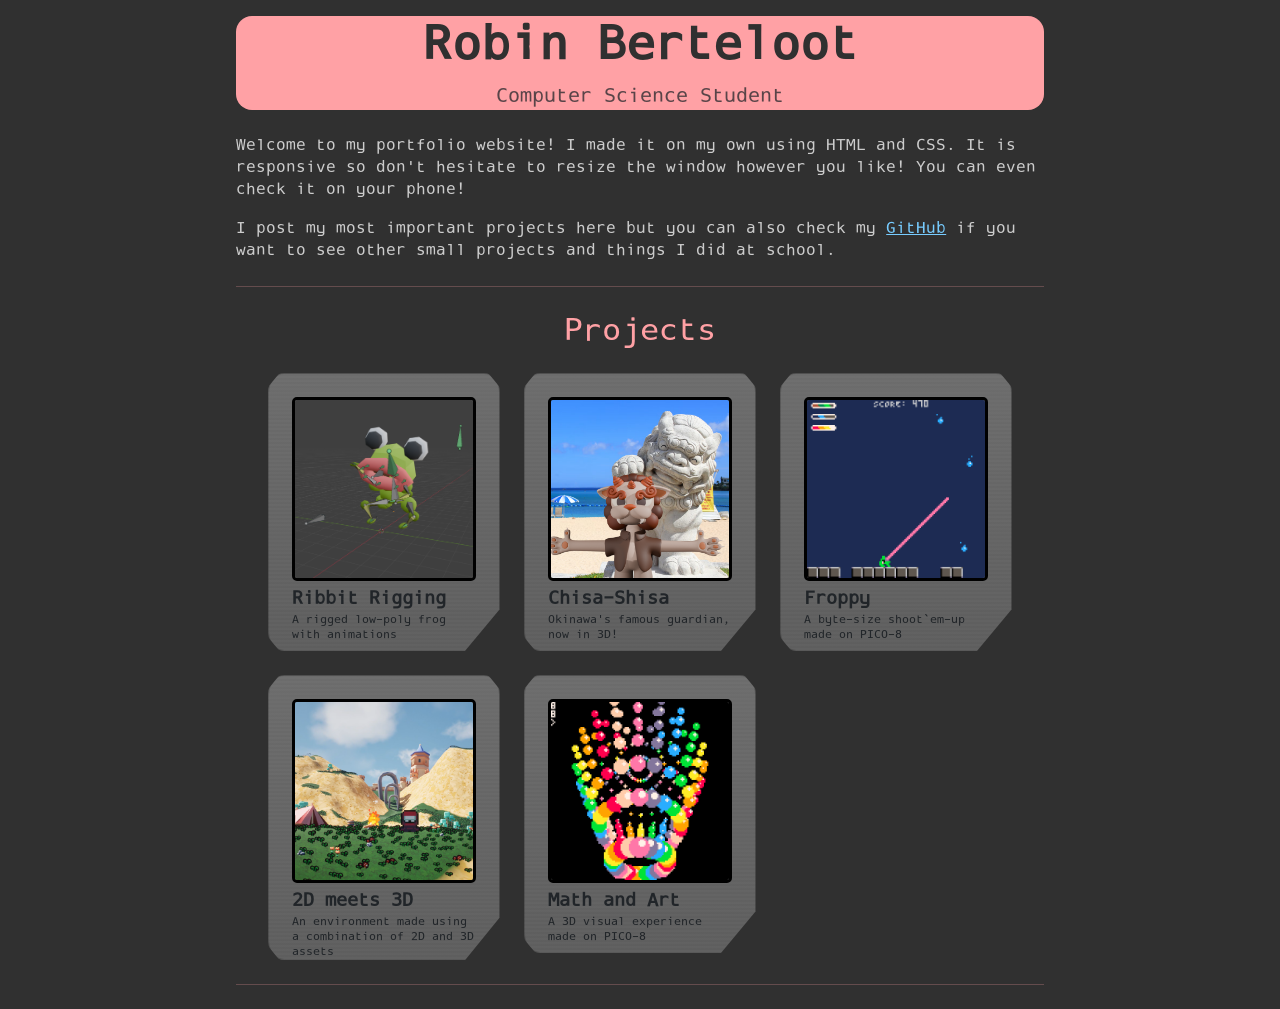
<file: index.html>
<!DOCTYPE html>
<html lang="en">

<head>
    <meta charset="utf-8">
    <meta http-equiv="X-UA-Compatible" content="IE=edge">
    <title>Portfolio | Robin Berteloot</title>
    <meta name="viewport" content="width=device-width, initial-scale=1">
    <link href="https://cdn.jsdelivr.net/npm/bootstrap@5.3.8/dist/css/bootstrap.min.css" rel="stylesheet"
        integrity="sha384-sRIl4kxILFvY47J16cr9ZwB07vP4J8+LH7qKQnuqkuIAvNWLzeN8tE5YBujZqJLB" crossorigin="anonymous">
    <link rel="stylesheet" href="css/style.css">
</head>

<body>
    <div id="main-content-container" class="container">
        <div id="title" class="text-center">
            <h1 class="display-5 fw-bold">Robin Berteloot</h1>
            <p class="lead text-muted mb-4">Computer Science Student</p>
        </div>

        <section id="self-introduction">
            <p>Welcome to my portfolio website! I made it on my own using HTML and CSS. It is responsive so don't
                hesitate to resize the window however you like! You can even check it on your phone!</p>
            <p>I post my most important projects here but you can also check my <a class="link"
                    href="https://github.com/Ricchan-piup" target="_blank">GitHub</a> if you want to see other small projects and things
                I did at school. </p>
        </section>

        <hr class="my-4">

        <section id="projects">
            <h2 class="text-center mb-4">Projects</h2>

            <div id="collection" class="row g-4">
                <div class="col-12 col-md-6 col-xl-4">
                    <div class="card-container">
                        <a href="ribbitRigging.html" class="text-decoration-none">
                            <div class="card">
                                <div class="card-img-container text-center">
                                    <img src="assets/thumbnails/ribbitRigging.png" class="card-img" alt="Project thumbnail">
                                </div>
                                <div class="card-text-container">
                                    <h3 class="card-title">Ribbit Rigging</h3>
                                    <p class="card-text">
                                        A rigged low-poly frog with animations
                                    </p>
                                </div>
                            </div>
                        </a>
                    </div>
                </div>

                <div class="col-12 col-md-6 col-xl-4">
                    <div class="card-container">
                        <a href="chisaShisa.html" class="text-decoration-none">
                            <div class="card">
                                <div class="card-img-container text-center">
                                    <img src="assets/thumbnails/chisaShisa.png" class="card-img" alt="Project thumbnail">
                                </div>
                                <div class="card-text-container">
                                    <h3 class="card-title">Chisa-Shisa</h3>
                                    <p class="card-text">
                                        Okinawa's famous guardian, now in 3D! 
                                    </p>
                                </div>
                            </div>
                        </a>
                    </div>
                </div>

                <div class="col-12 col-md-6 col-xl-4">
                    <div class="card-container">
                        <a href="froppy.html" class="text-decoration-none">
                            <div class="card">
                                <div class="card-img-container text-center">
                                    <img src="assets/thumbnails/froppy.png" class="card-img" alt="Project thumbnail">
                                </div>
                                <div class="card-text-container">
                                    <h3 class="card-title">Froppy</h3>
                                    <p class="card-text">
                                        A byte-size shoot`em-up made on PICO-8
                                    </p>
                                </div>
                            </div>
                        </a>
                    </div>
                </div>

                <div class="col-12 col-md-6 col-xl-4">
                    <div class="card-container">
                        <a href="2Dmeets3D.html" class="text-decoration-none">
                            <div class="card">
                                <div class="card-img-container text-center">
                                    <img src="assets/thumbnails/2Dmeets3D.png" class="card-img" alt="Project thumbnail">
                                </div>
                                <div class="card-text-container">
                                    <h3 class="card-title">2D meets 3D</h3>
                                    <p class="card-text">
                                        An environment made using a combination of 2D and 3D assets
                                    </p>
                                </div>
                            </div>
                        </a>
                    </div>
                </div>

                                <div class="col-12 col-md-6 col-xl-4">
                    <div class="card-container">
                        <a href="math-and-art.html" class="text-decoration-none">
                            <div class="card">
                                <div class="card-img-container text-center">
                                    <img src="assets/thumbnails/math-and-art.png" class="card-img" alt="Project thumbnail">
                                </div>
                                <div class="card-text-container">
                                    <h3 class="card-title">Math and Art</h3>
                                    <p class="card-text">
                                        A 3D visual experience made on PICO-8
                                    </p>
                                </div>
                            </div>
                        </a>
                    </div>
                </div>

            </div>
        </section>
        <hr class="my-4">

        <section id="additional-info">

        </section>
    </div>
</body>

</html>
</file>
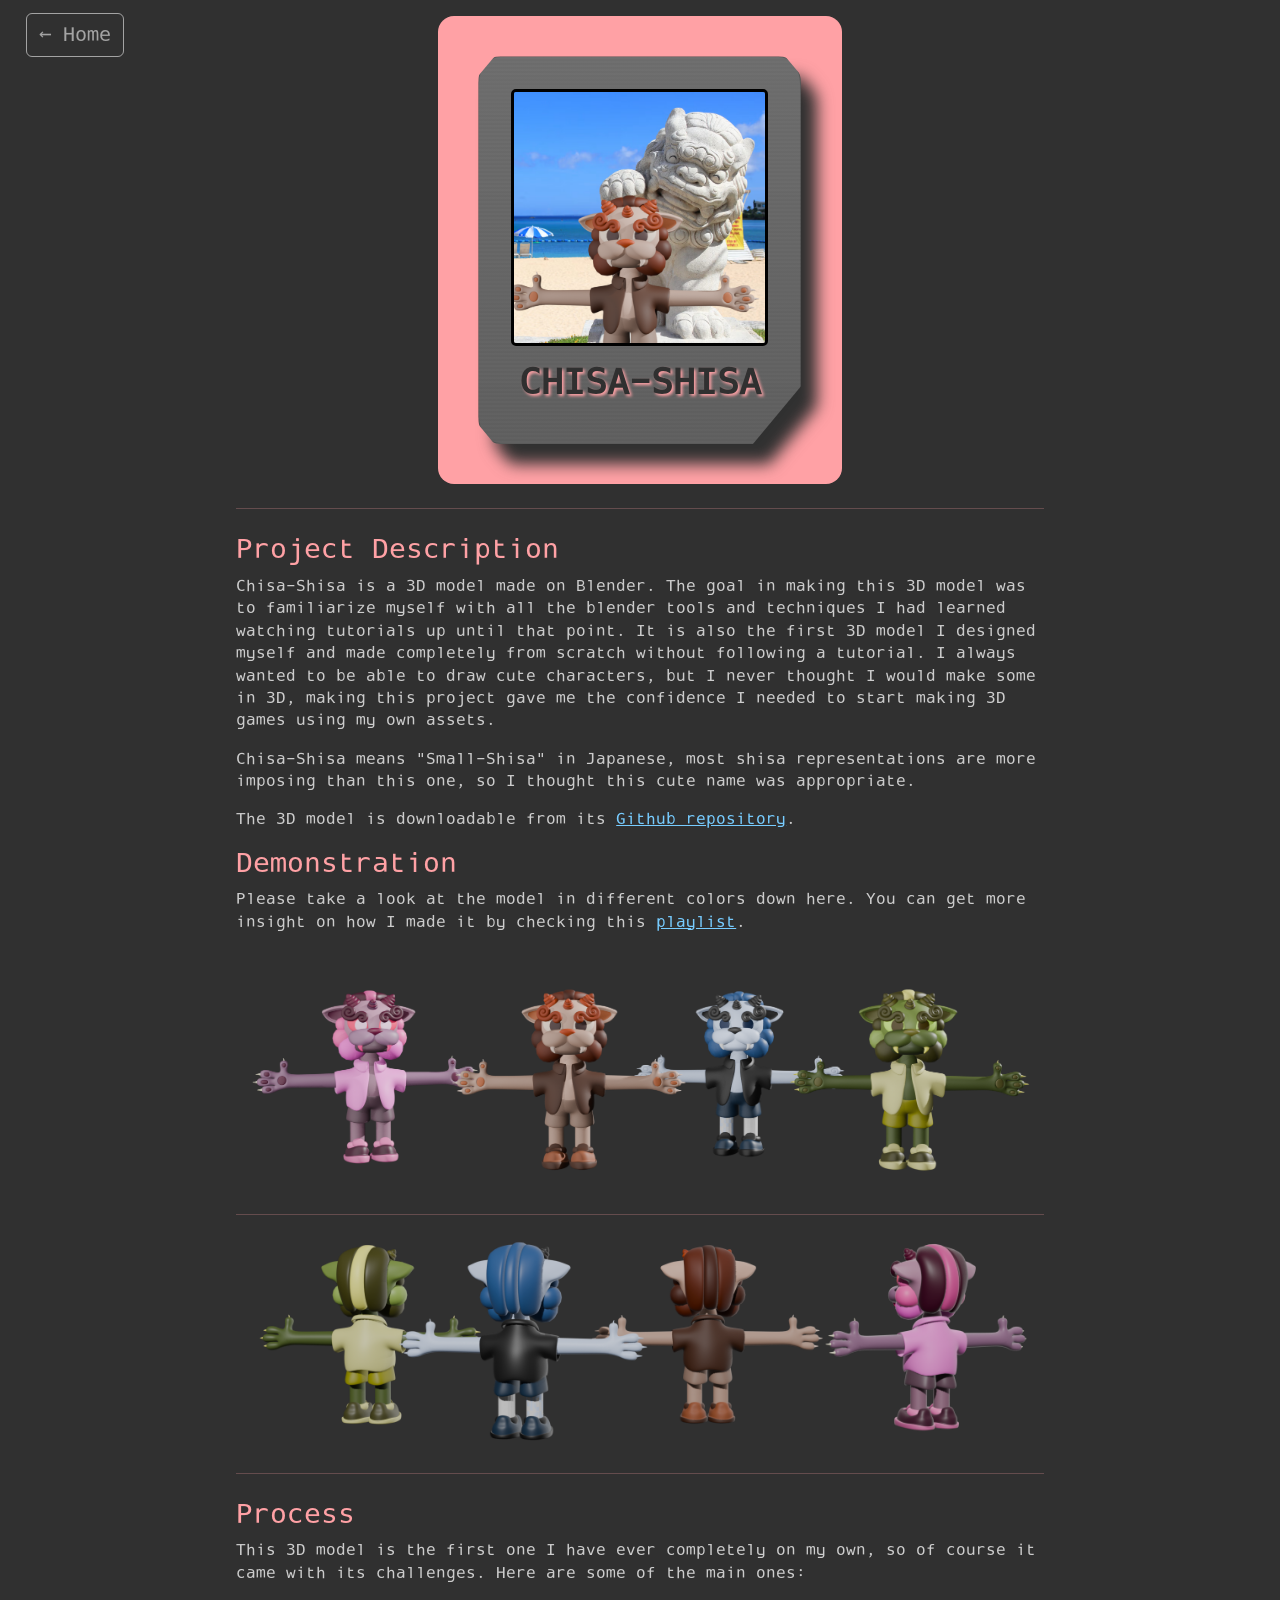
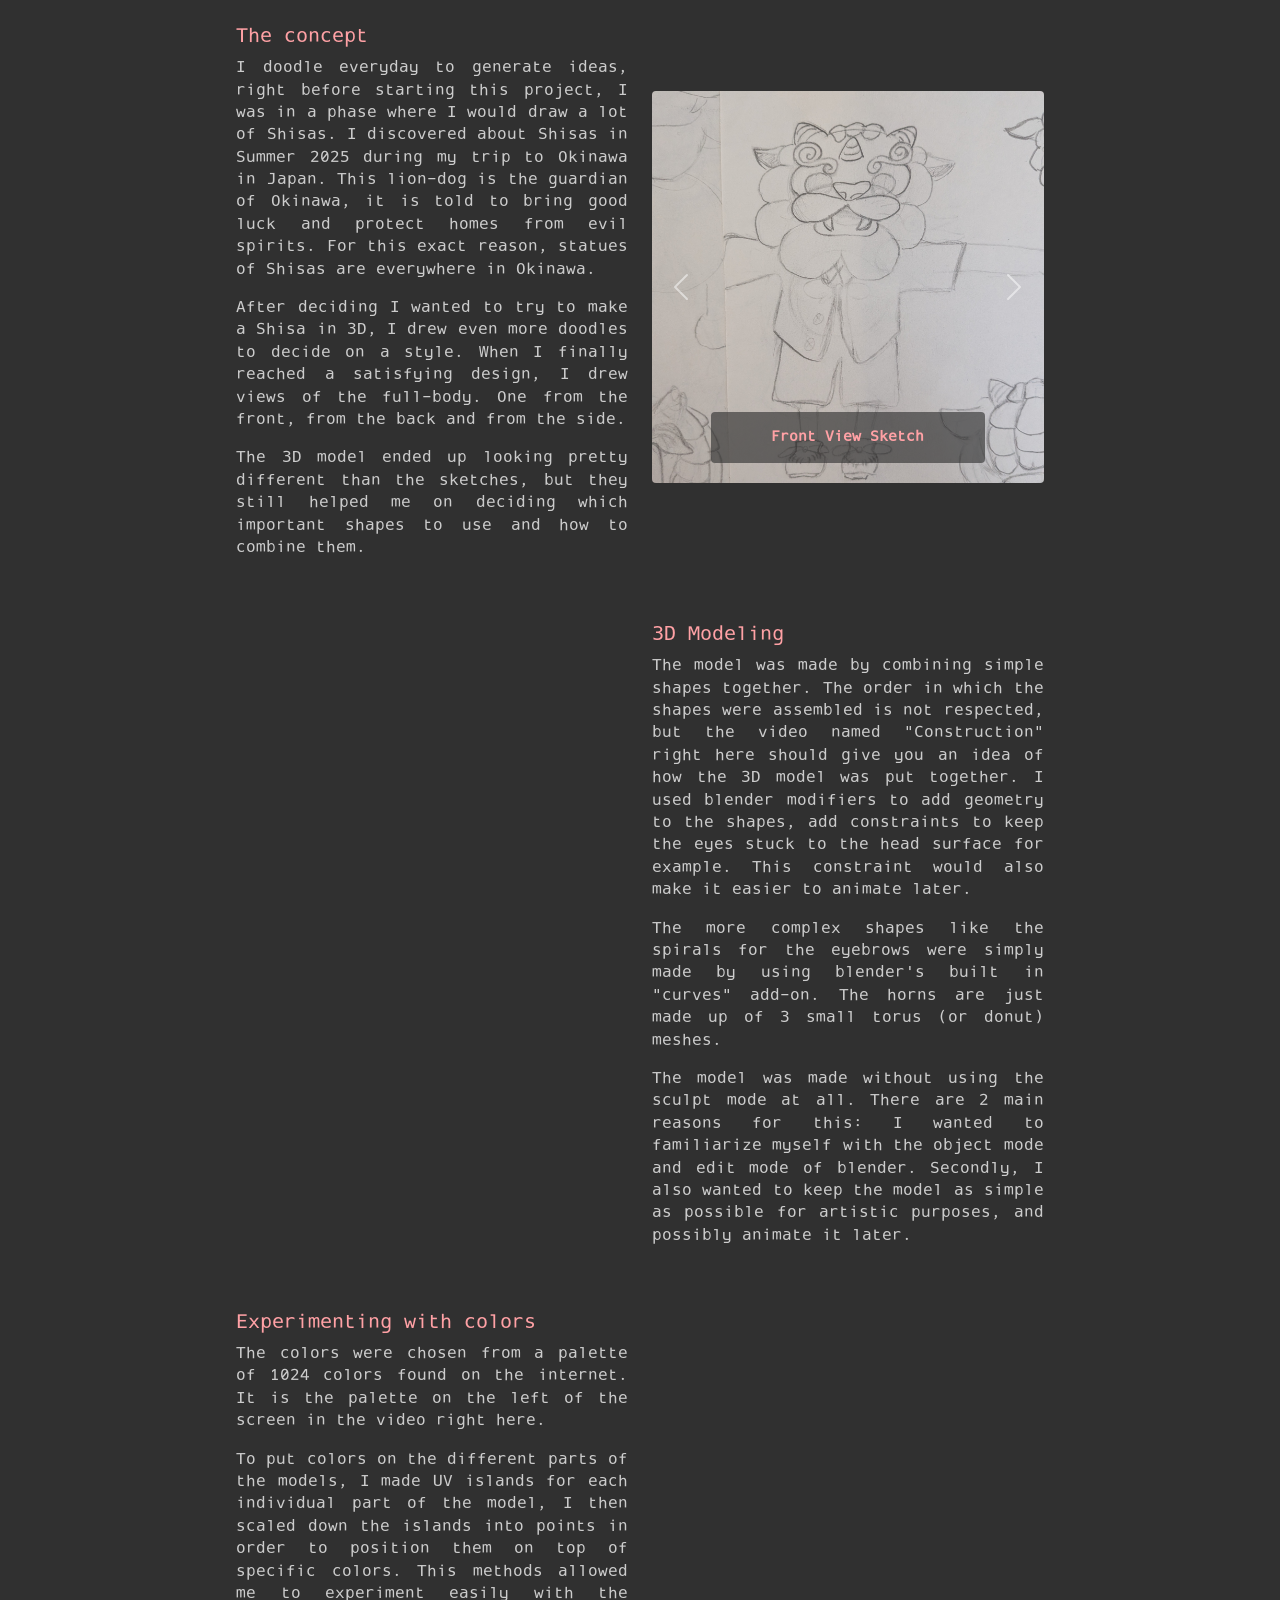
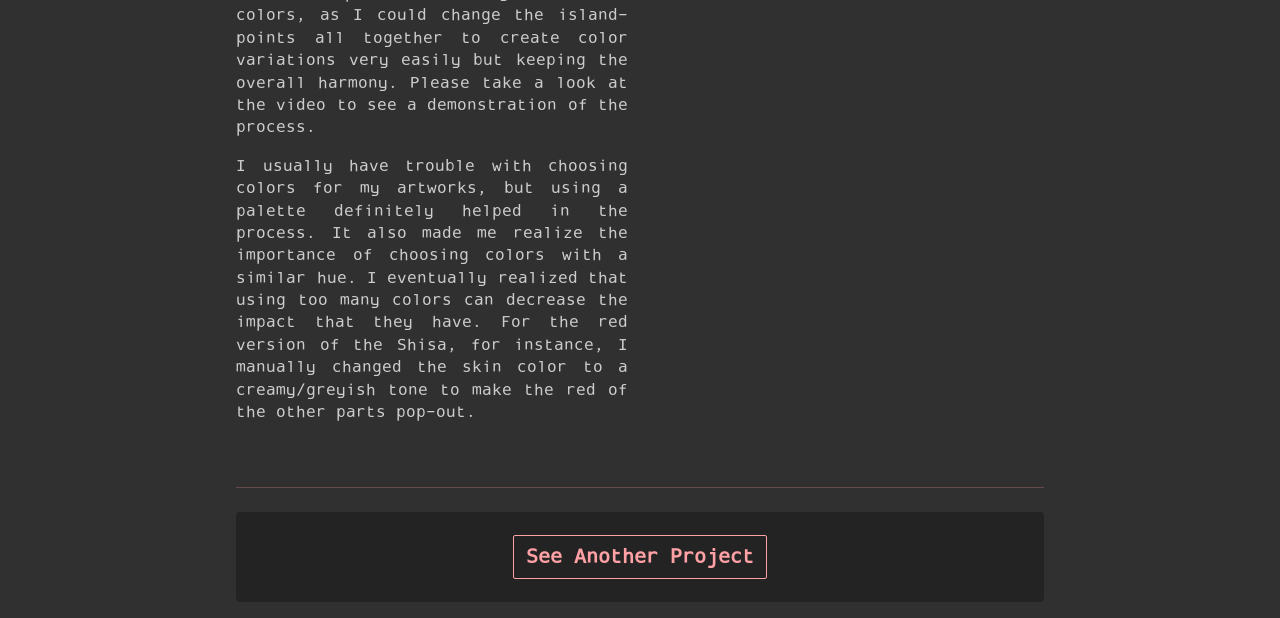
<file: chisaShisa.html>
<!DOCTYPE html>
<html lang="en">

<head>
    <meta charset="UTF-8">
    <meta name="viewport" content="width=device-width, initial-scale=1.0">
    <title>2D meets 3D</title>
    <link href="https://cdn.jsdelivr.net/npm/bootstrap@5.3.8/dist/css/bootstrap.min.css" rel="stylesheet"
        integrity="sha384-sRIl4kxILFvY47J16cr9ZwB07vP4J8+LH7qKQnuqkuIAvNWLzeN8tE5YBujZqJLB" crossorigin="anonymous">
    <link href="https://cdn.jsdelivr.net/npm/bootstrap@5.3.2/dist/css/bootstrap.min.css" rel="stylesheet">

    <link rel="stylesheet" href="css/style.css">
    <link rel="stylesheet" href="css/project.css">
</head>

<body>
    <header>
        <a href="index.html" class="btn btn-outline-light back-home">← Home</a>
    </header>
    <div id="main-content-container" class="container">
        <div id="title" class="text-center">
            <div class="card-container">
                <div class="card">
                    <div class="card-img-container text-center">
                        <img src="assets/thumbnails/chisaShisa.png" class="card-img" alt="Project thumbnail">
                    </div>
                    <div class="card-text-container">
                        <h1 class="medium-title one-line">CHISA-SHISA</h1>
                    </div>
                </div>
            </div>
        </div>

        <hr class="my-4">

        <section id="introduction">
            <h3>Project Description</h3>
            <p>
                Chisa-Shisa is a 3D model made on Blender. The goal in making this 3D model was to familiarize myself
                with all
                the blender tools and techniques I had learned watching tutorials up until that point.
                It is also the first 3D model I designed myself and made completely from scratch without following a
                tutorial. I always wanted to be able to draw cute characters, but I never thought I would make some in
                3D, making this project gave me the confidence I needed to start making 3D games using my own assets.
            </p>
            <p> Chisa-Shisa means "Small-Shisa" in Japanese, most shisa representations are more imposing than this one,
                so I thought this cute name was appropriate.
            </p>
            <p>
                The 3D model is downloadable from its <a class="link" target="blank"
                    href="https://github.com/Ricchan-piup/Chisa-Shisa.git">Github repository</a>.
            </p>
        </section>
        <h3>Demonstration</h3>
        <p>
            Please take a look at the model in different colors down here. You can get
            more insight on how I made it by checking this
            <a class="link" href="https://www.youtube.com/playlist?list=PLc87wuQ7K5KE" target="_blank">playlist</a>.
        </p>
        <div class="">
            <img class="group-img img-fluid" src="assets/chisaShisas/chisa-Shisas.png" alt="sprite-blueprint">
        </div>
        <hr class="my-4">
        <div class="">
            <img class="group-img img-fluid" src="assets/chisaShisas/chisa-Shisas-back.png" alt="sprite-blueprint">
        </div>
        <hr class="my-4">

        <section id="process">
            <h3>Process</h3>
            <p>
                This 3D model is the first one I have ever completely on my own, so of course it came with its
                challenges. Here are some of the main ones:
            </p>

            <div class="info-group row g-4 mb-5 align-items-center">

                <!-- TEXT -->
                <div class="group-explanations col-12 col-md-6 order-1 order-md-1">
                    <h5 class="mt-5">The concept</h5>
                    <p>
                        I doodle everyday to generate ideas, right before starting this project, I was in a phase where
                        I would draw a lot of Shisas. I discovered about Shisas in Summer 2025 during my trip to Okinawa
                        in Japan. This lion-dog is the guardian of Okinawa, it is told to bring good luck and protect
                        homes from evil spirits. For this exact reason, statues of Shisas are everywhere in Okinawa.
                    </p>
                    <p>
                        After deciding I wanted to try to make a Shisa in 3D, I drew even more doodles to decide on a
                        style. When I finally reached a satisfying design, I drew views of the full-body. One from the
                        front, from the back and from the side.
                    </p>
                    <p>
                        The 3D model ended up looking pretty different than the sketches, but they still helped me on
                        deciding which important shapes to use and how to combine them.
                    </p>
                    <p>
                    </p>
                </div>
                <!-- IMAGE -->
                <div class="col-12 col-md-6 order-2 order-md-2">
                    <div id="blueprint-carousel" class="carousel slide text-center" data-bs-ride="carousel">

                        <!-- Slides -->
                        <div class="carousel-inner">
                            <div class="carousel-item carousel-shisa active">
                                <img src="assets/chisaShisas/shisa-Front-View.jpg"
                                    class="d-block w-100 carousel-shisa group-img" data-bs-toggle="modal"
                                    data-bs-target="#galleryModal" data-bs-slide-to="0" alt="shisa-front-view">
                                <div class="carousel-caption d-none d-md-block">
                                    <p>Front View Sketch</p>
                                </div>
                            </div>

                            <div class="carousel-item carousel-shisa">
                                <img src="assets/chisaShisas/shisa-Back.jpg"
                                    class="d-block w-100 carousel-shisa group-img" data-bs-toggle="modal"
                                    data-bs-target="#galleryModal" data-bs-slide-to="1" alt="back view">
                                <div class="carousel-caption d-none d-md-block">
                                    <p>Back View Sketch</p>
                                </div>
                            </div>

                            <div class="carousel-item carousel-shisa">
                                <img src="assets/chisaShisas/shisa-Side.jpg"
                                    class="d-block w-100 carousel-shisa group-img" data-bs-toggle="modal"
                                    data-bs-target="#galleryModal" data-bs-slide-to="2" alt="side view">
                                <div class="carousel-caption d-none d-md-block">
                                    <p>Side View Sketch</p>
                                </div>
                            </div>
                        </div>
                        <!-- Controls -->
                        <button class="carousel-control-prev" type="button" data-bs-target="#blueprint-carousel"
                            data-bs-slide="prev" aria-label="Previous">
                            <span class="carousel-control-prev-icon"></span>
                        </button>

                        <button class="carousel-control-next" type="button" data-bs-target="#blueprint-carousel"
                            data-bs-slide="next" aria-label="Next">
                            <span class="carousel-control-next-icon"></span>
                        </button>

                    </div>
                </div>

            </div>
            <div class="info-group row g-4 my-5 align-items-center">

                <!-- TEXT -->
                <div class="group-explanations col-12 col-md-6 order-1 order-md-2">
                    <h5>3D Modeling</h5>
                    <p>
                        The model was made by combining simple shapes together. The order in which the shapes were
                        assembled is not respected, but the video named "Construction" right here should give you an
                        idea of
                        how the 3D model was put together. I used blender modifiers to add geometry to the shapes, add
                        constraints to
                        keep the eyes stuck to the head surface for example. This constraint would also make it easier
                        to animate later.
                    </p>
                    <p>
                        The more complex shapes like the spirals for the eyebrows were simply made by using blender's
                        built in "curves" add-on. The horns are just made up of 3 small torus (or donut) meshes.
                    </p>
                    <p>
                        The model was made without using the sculpt mode at all. There are 2 main reasons for this: I
                        wanted to familiarize myself with the object mode and edit mode of blender. Secondly, I also
                        wanted to
                        keep the model as simple as possible for artistic purposes, and possibly animate it later.
                    </p>
                </div>

                <!-- IMAGE -->
                <div class="col-12 col-md-6 order-2 order-md-1">
                    <iframe class="embed-responsive-video-100"
                        src="https://www.youtube.com/embed/QDKRirv01_s?si=RihZ5YgBlOBvAhl6" title="YouTube video player"
                        frameborder="0"
                        allow="accelerometer; autoplay; clipboard-write; encrypted-media; gyroscope; picture-in-picture; web-share"
                        referrerpolicy="strict-origin-when-cross-origin" allowfullscreen></iframe>
                </div>

            </div>

            <div class="info-group row g-4 my-5 align-items-center">

                <!-- TEXT -->
                <div class="group-explanations col-12 col-md-6 order-1 order-md-1">
                    <h5>Experimenting with colors</h5>
                    <p>
                        The colors were chosen from a palette of 1024 colors found on the internet. It is the palette on
                        the left of the screen in the video right here.
                    </p>
                    <p>
                        To put colors on the different parts of the models, I made UV islands for each individual part
                        of the model, I then scaled down the islands into points in order to position them on top of
                        specific
                        colors. This methods allowed me to experiment easily with the colors, as I could change
                        the island-points all together to create color variations very easily but keeping the overall
                        harmony. Please take a look at the video to see a demonstration of the process.
                    </p>
                    <p>
                        I usually have trouble with choosing colors for my artworks, but using a palette definitely
                        helped in the process. It also made me realize the importance of choosing colors with a similar
                        hue. I eventually realized that using too many colors can decrease the impact that
                        they have. For the red version of the Shisa, for instance, I manually changed the skin color to a
                        creamy/greyish tone to make the red of the other parts pop-out.
                    </p>
                </div>

                <!-- IMAGE -->
                <div class="col-12 col-md-6 order-2 order-md-2">
                    <iframe class="embed-responsive-video-100"
                        src="https://www.youtube.com/embed/LezUcDs-b00?si=OKXM-mOsPKzvjtd1" title="YouTube video player"
                        frameborder="0"
                        allow="accelerometer; autoplay; clipboard-write; encrypted-media; gyroscope; picture-in-picture; web-share"
                        referrerpolicy="strict-origin-when-cross-origin" allowfullscreen></iframe>
                </div>

            </div>
        </section>
        <hr class="my-4">
        <div class="d-flex align-items-center justify-content-center bottom-container">
            <a class="btn back-home bottom-button" href="index.html">See Another Project</a>
        </div>
    </div>

    <script src="https://cdn.jsdelivr.net/npm/bootstrap@5.3.2/dist/js/bootstrap.bundle.min.js"></script>
</body>

</html>
</file>
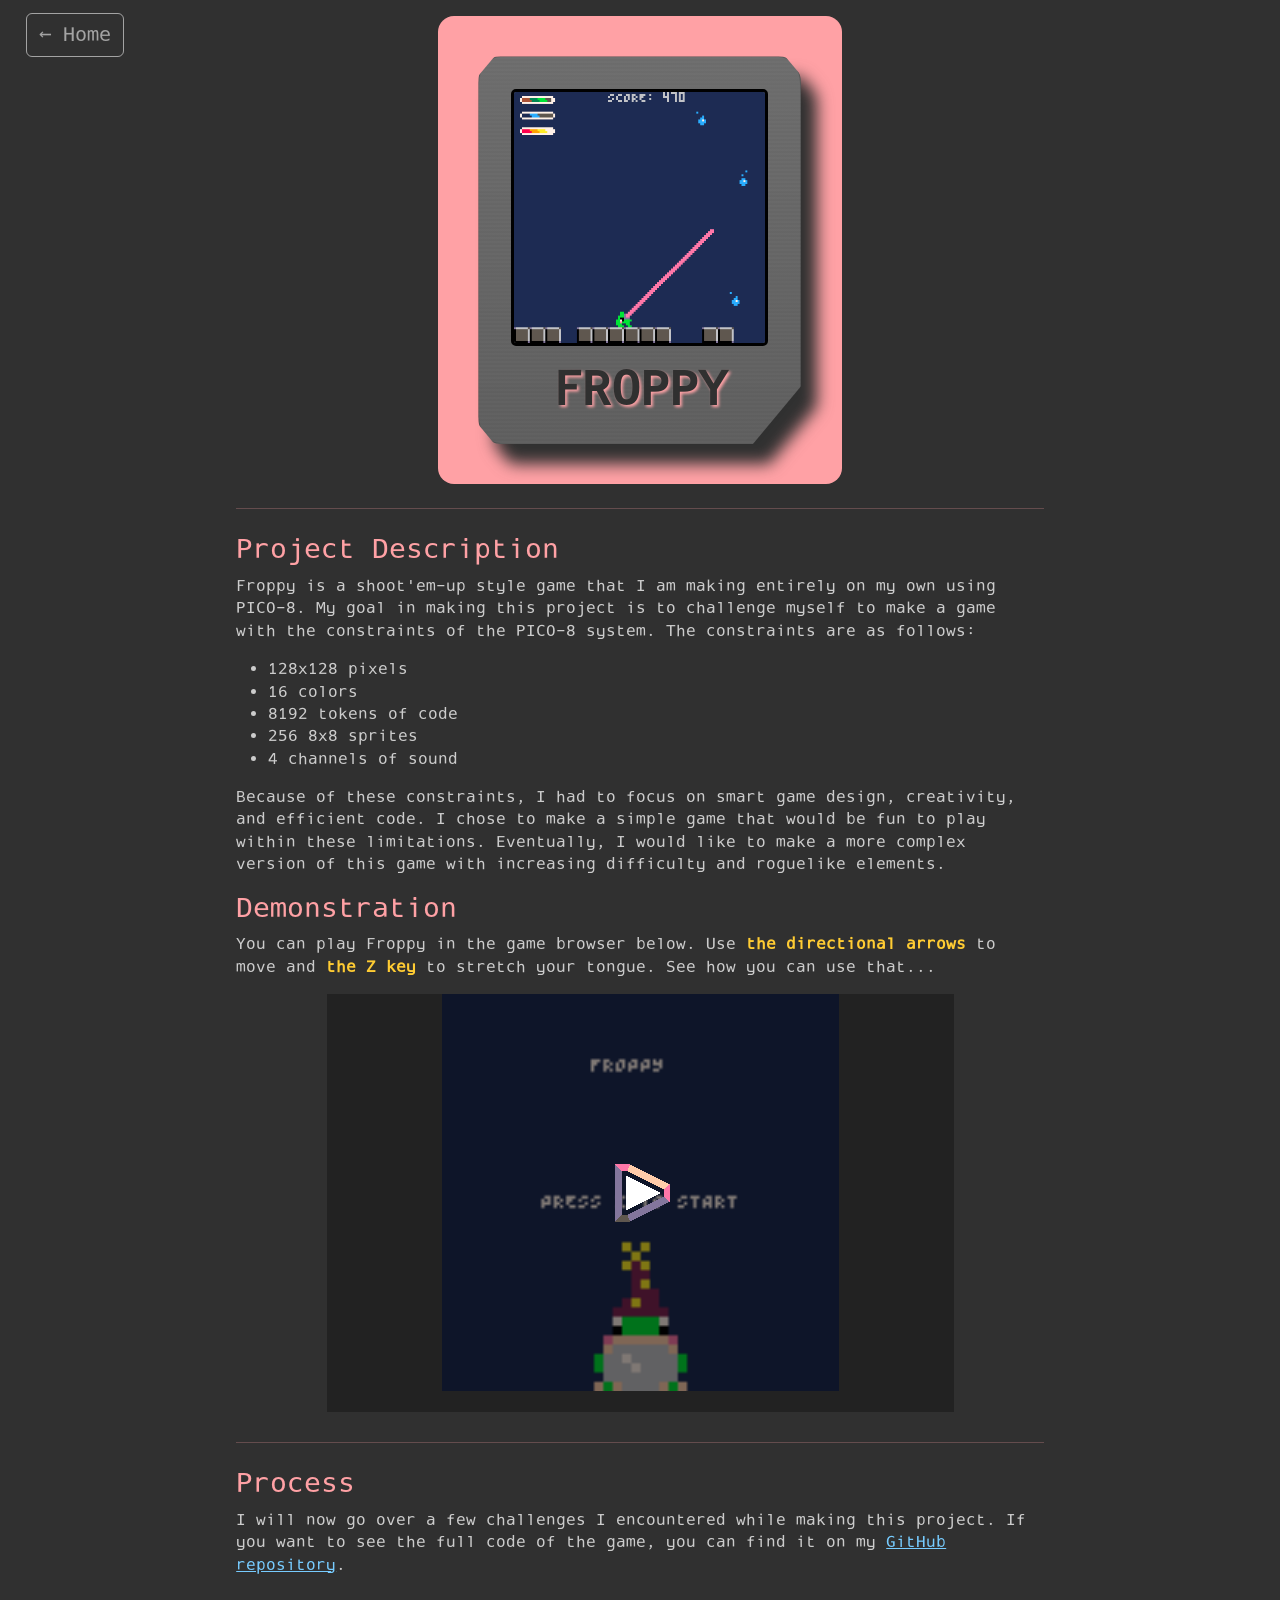
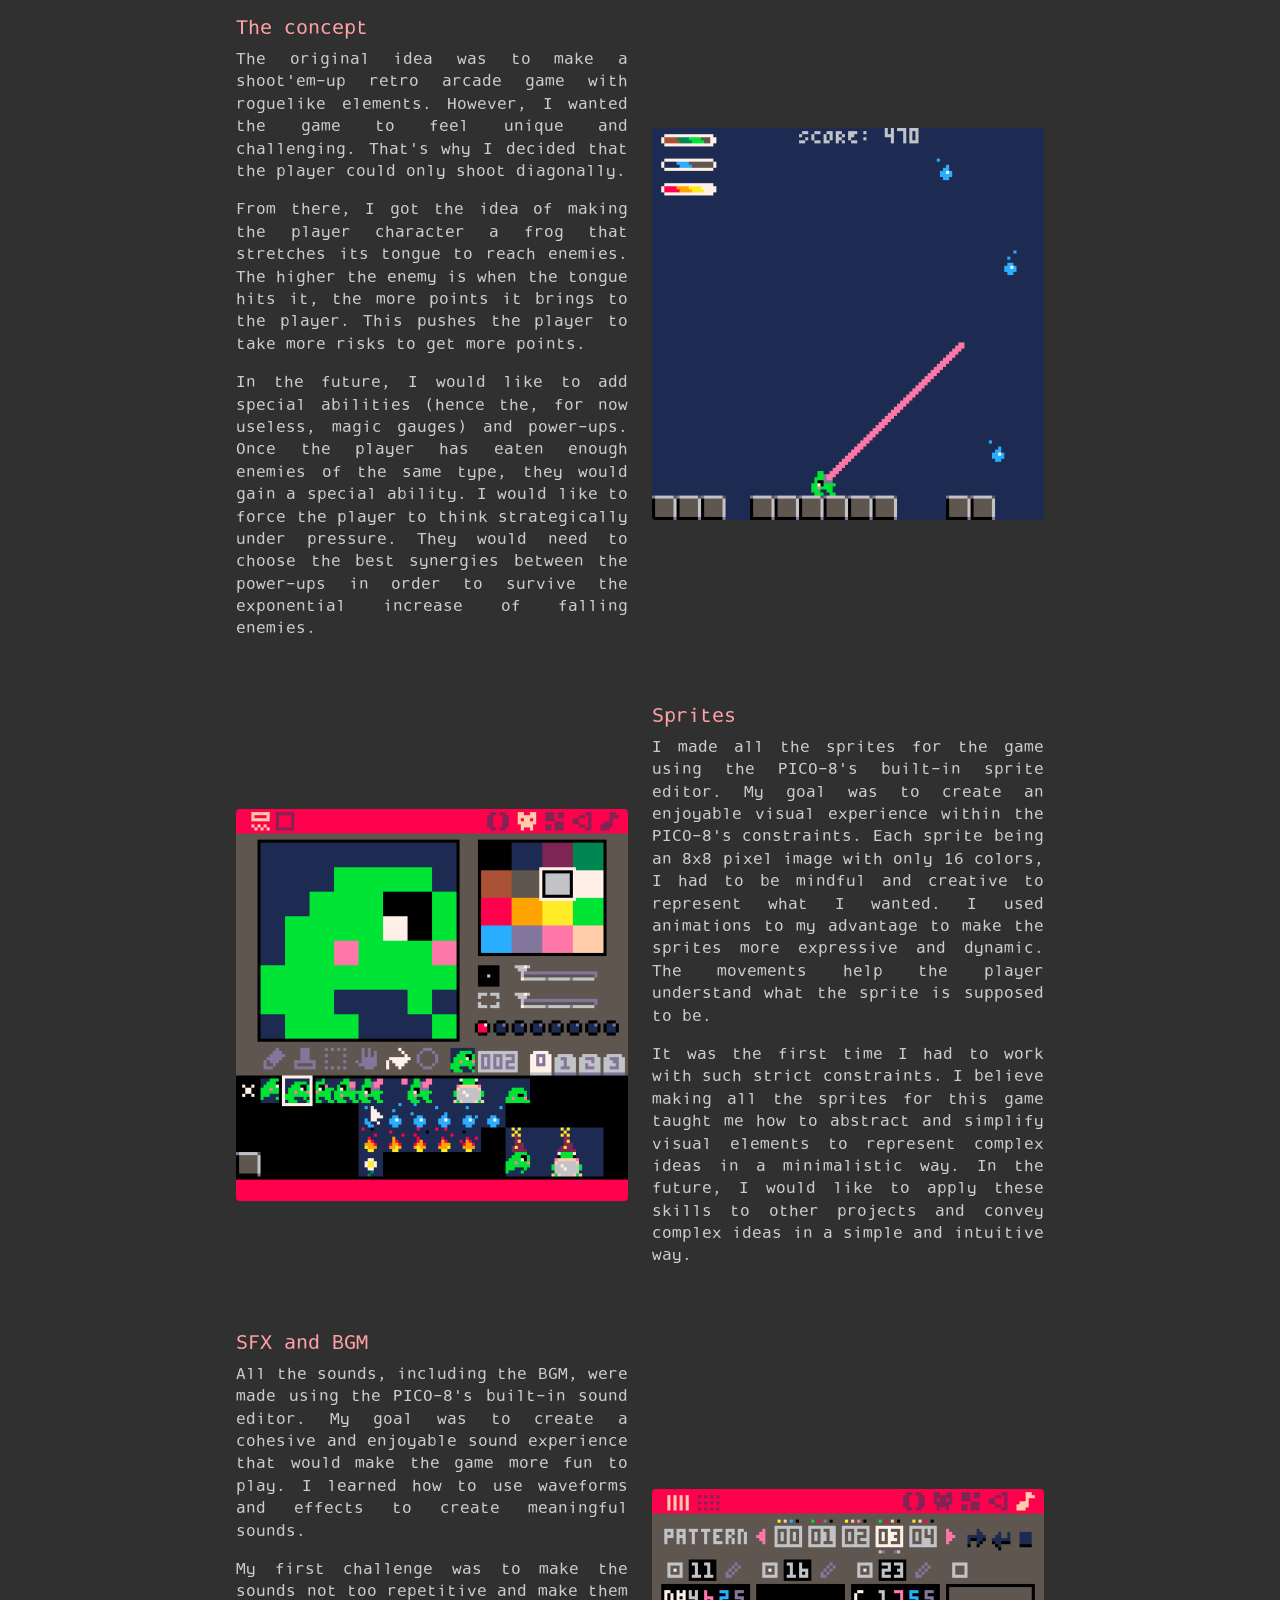
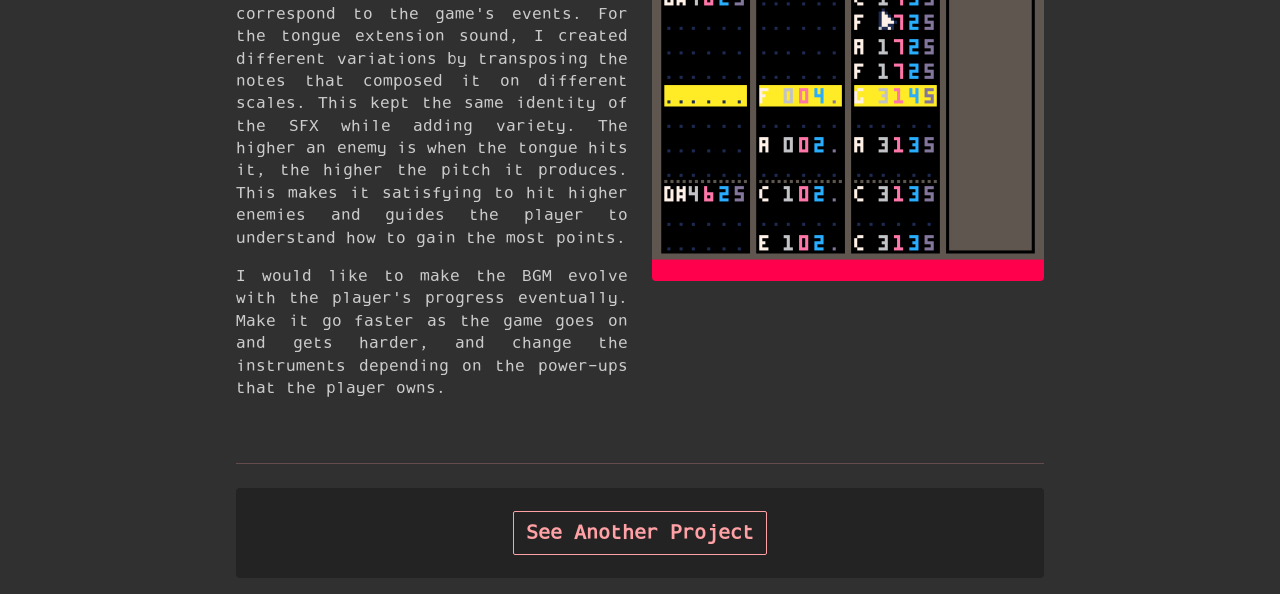
<file: froppy.html>
<!DOCTYPE html>
<html lang="en">

<head>
    <meta charset="UTF-8">
    <meta name="viewport" content="width=device-width, initial-scale=1.0">
    <title>Froppy</title>
    <link href="https://cdn.jsdelivr.net/npm/bootstrap@5.3.8/dist/css/bootstrap.min.css" rel="stylesheet"
        integrity="sha384-sRIl4kxILFvY47J16cr9ZwB07vP4J8+LH7qKQnuqkuIAvNWLzeN8tE5YBujZqJLB" crossorigin="anonymous">
    <link rel="stylesheet" href="css/style.css">
    <link rel="stylesheet" href="css/project.css">
</head>

<body>
    <header>
        <a href="index.html" class="btn btn-outline-light back-home">← Home</a>
    </header>
    <div id="main-content-container" class="container">
        <div id="title" class="text-center">
            <div class="card-container">
                <div class="card">
                    <div class="card-img-container text-center">
                        <img src="assets/thumbnails/froppy.png" class="card-img" alt="Project thumbnail">
                    </div>
                    <div class="card-text-container">
                        <h1 class="short-title one-line">FROPPY</h1>
                    </div>
                </div>
            </div>
        </div>

        <hr class="my-4">

        <section id="introduction">
            <h3>Project Description</h3>
            <p>
                Froppy is a shoot'em-up style game that I am making entirely on my own using PICO-8. My goal in making this project is to challenge myself to make a game with the constraints of the PICO-8 system. The constraints are as follows:
            </p>
            <ul>
                <li>128x128 pixels</li>
                <li>16 colors</li>
                <li>8192 tokens of code</li>
                <li>256 8x8 sprites</li>
                <li>4 channels of sound</li>
            </ul>
            <p>
                Because of these constraints, I had to focus on smart game design, creativity, and efficient code. I chose to make a simple game that would be fun to play within these limitations. Eventually, I would like to make a more complex version of this game with increasing difficulty and roguelike elements.
            </p>
            <h3>Demonstration</h3>
            <p>You can play Froppy in the game browser below. Use <span>the directional arrows</span> to move and
                <span>the Z key</span> to stretch your tongue. See how you can use that...</p>
            <div class="container text-center">
                <iframe title="Froppy Game" src="../games/0main.html" class="embed-responsive-item"></iframe>
            </div>
        </section>

        <hr class="my-4">

        <section id="process">
            <h3>Process</h3>
            <p>I will now go over a few challenges I encountered while making this project. If you want to see the full
                code of the game, you can find it on my <a class="link" href="https://github.com/Ricchan-piup/Froppy"
                    target="_blank">GitHub repository</a>. </p>
            <div class="info-group row g-4 mb-5 align-items-center">

                <!-- TEXT -->
                <div class="group-explanations col-12 col-md-6 order-1 order-md-1">
                    <h5 class="mt-5">The concept</h5>
                    <p>The original idea was to make a shoot'em-up retro arcade game with roguelike elements. However, I wanted the game to feel unique and challenging. That's why I decided that the player could only shoot diagonally.</p>
                    <p> From there, I got the idea of making the player character a frog that stretches its tongue to reach enemies. The higher the enemy is when the tongue hits it, the more points it brings to the player. This pushes the player to take more risks to get more points.</p>
                    <p> In the future, I would like to add special abilities (hence the, for now useless, magic gauges) and power-ups. Once the player has eaten enough enemies of the same type, they would gain a special ability. I would like to force the player to think strategically under pressure. They would need to choose the best synergies between the power-ups in order to survive the exponential increase of falling enemies.</p>
                </div>

                <!-- IMAGE -->
                <div class="col-12 col-md-6 order-2 order-md-2">
                    <img class="group-img img-fluid" src="assets/froppy/froppy-concept.png" alt="concept-illustration">
                </div>

            </div>

            <div class="info-group row g-4 my-5 align-items-center">

                <!-- TEXT -->
                <div class="group-explanations col-12 col-md-6 order-1 order-md-2">
                    <h5>Sprites</h5>
                    <p>I made all the sprites for the game using the PICO-8's built-in sprite editor. My goal was to create an enjoyable visual experience within the PICO-8's constraints. Each sprite being an 8x8 pixel image with only 16 colors, I had to be mindful and creative to represent what I wanted. I used animations to my advantage to make the sprites more expressive and dynamic. The movements help the player understand what the sprite is supposed to be. </p><p> It was the first time I had to work with such strict constraints. I believe making all the sprites for this game taught me how to abstract and simplify visual elements to represent complex ideas in a minimalistic way. In the future, I would like to apply these skills to other projects and convey complex ideas in a simple and intuitive way.</p>
                </div>

                <!-- IMAGE -->
                <div class="col-12 col-md-6 order-2 order-md-1">
                    <img class="group-img img-fluid" src="assets/froppy/froppy-graphics.png" alt="sprites-screenshot">
                </div>

            </div>

            <div class="info-group row g-4 my-5 align-items-center">

                <!-- TEXT -->
                <div class="group-explanations col-12 col-md-6 order-1 order-md-1">
                    <h5>SFX and BGM</h5>
                    <p>All the sounds, including the BGM, were made using the PICO-8's built-in sound editor. My goal was to create a cohesive and enjoyable sound experience that would make the game more fun to play. I learned how to use waveforms and effects to create meaningful sounds.</p>
                    <p>My first challenge was to make the sounds not too repetitive and make them correspond to the game's events. For the tongue extension sound, I created different variations by transposing the notes that composed it on different scales. This kept the same identity of the SFX while adding variety. The higher an enemy is when the tongue hits it, the higher the pitch it produces. This makes it satisfying to hit higher enemies and guides the player to understand how to gain the most points.</p>
                    <p>I would like to make the BGM evolve with the player's progress eventually. Make it go faster as the game goes on and gets harder, and change the instruments depending on the power-ups that the player owns.</p>
                </div>

                <!-- IMAGE -->
                <div class="col-12 col-md-6 order-2 order-md-2">
                    <img class="group-img img-fluid" src="assets/froppy/froppy-sfx.png" alt="sfx-screenshot">
                </div>

            </div>
        </section>
        <hr class="my-4">
        <div class="d-flex align-items-center justify-content-center bottom-container">
            <a class="btn back-home bottom-button" href="index.html">See Another Project</a>
        </div>
    </div>

</body>

</html>
</file>
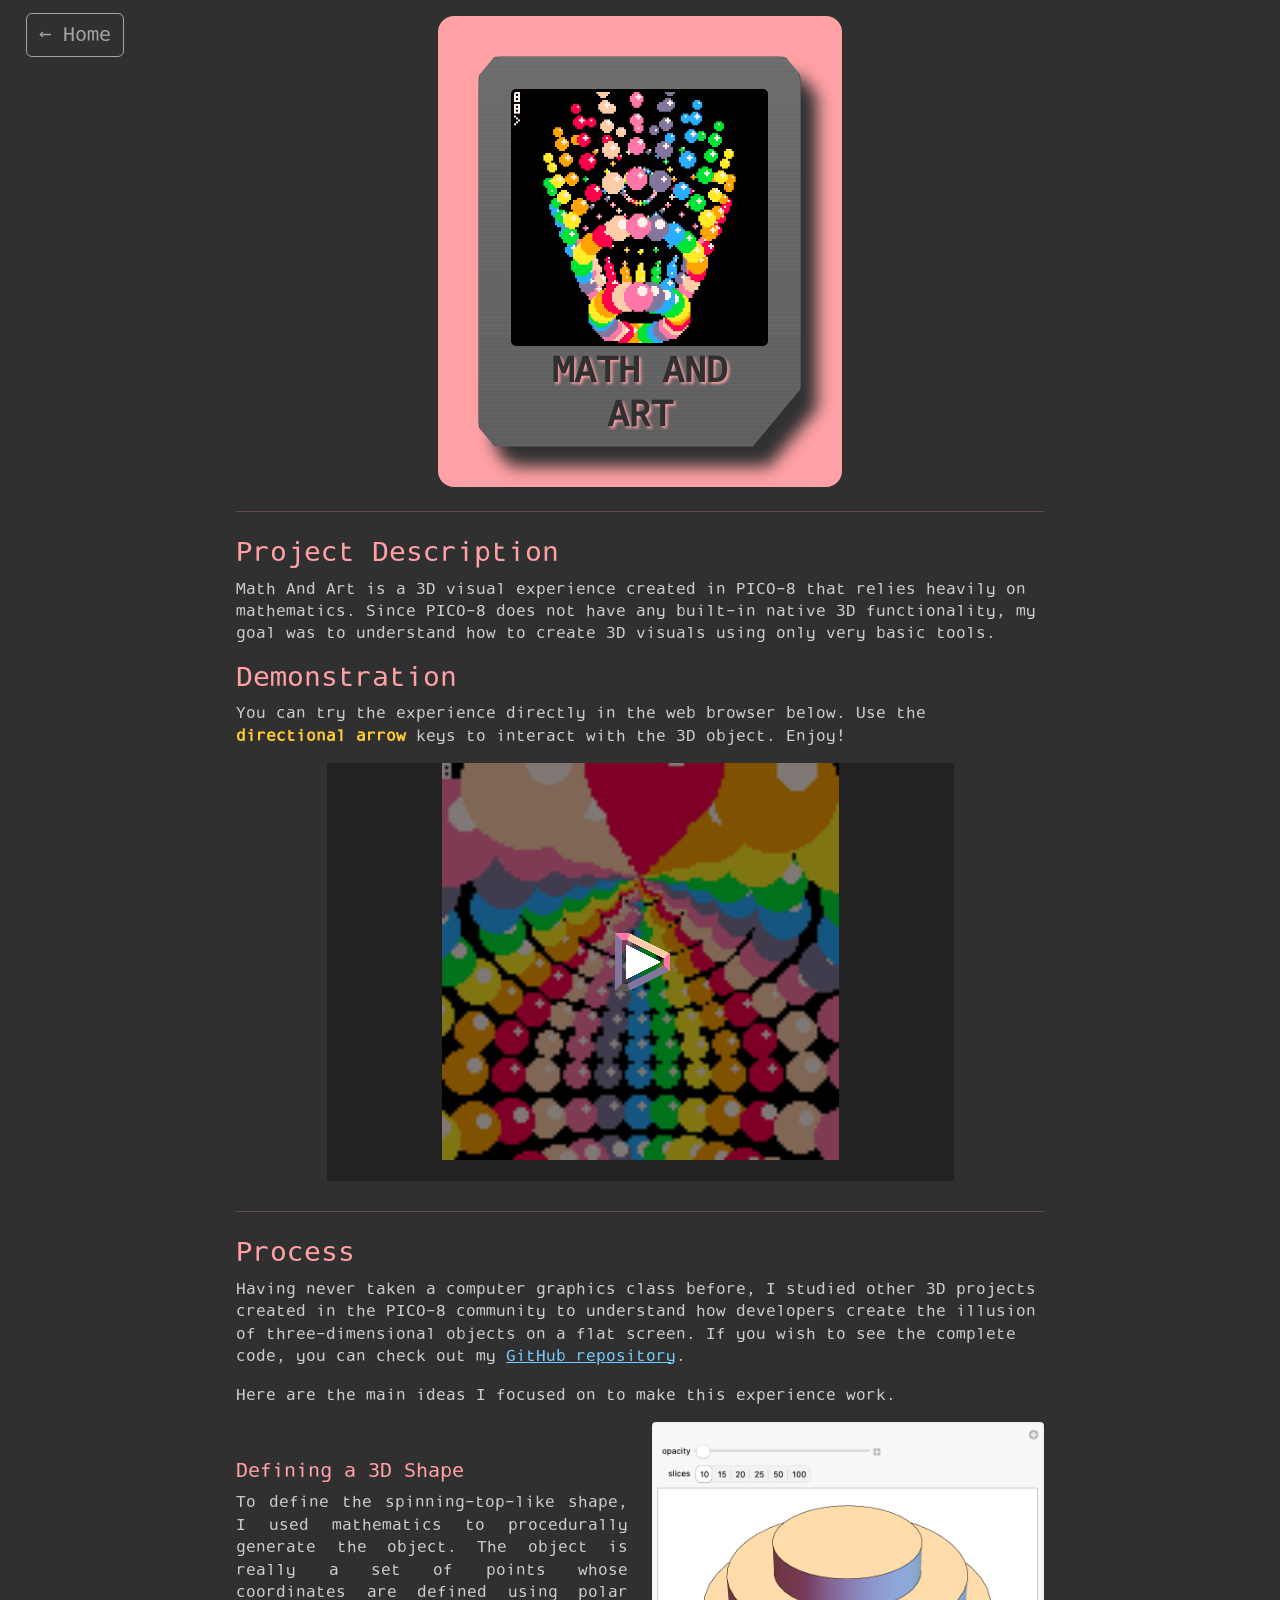
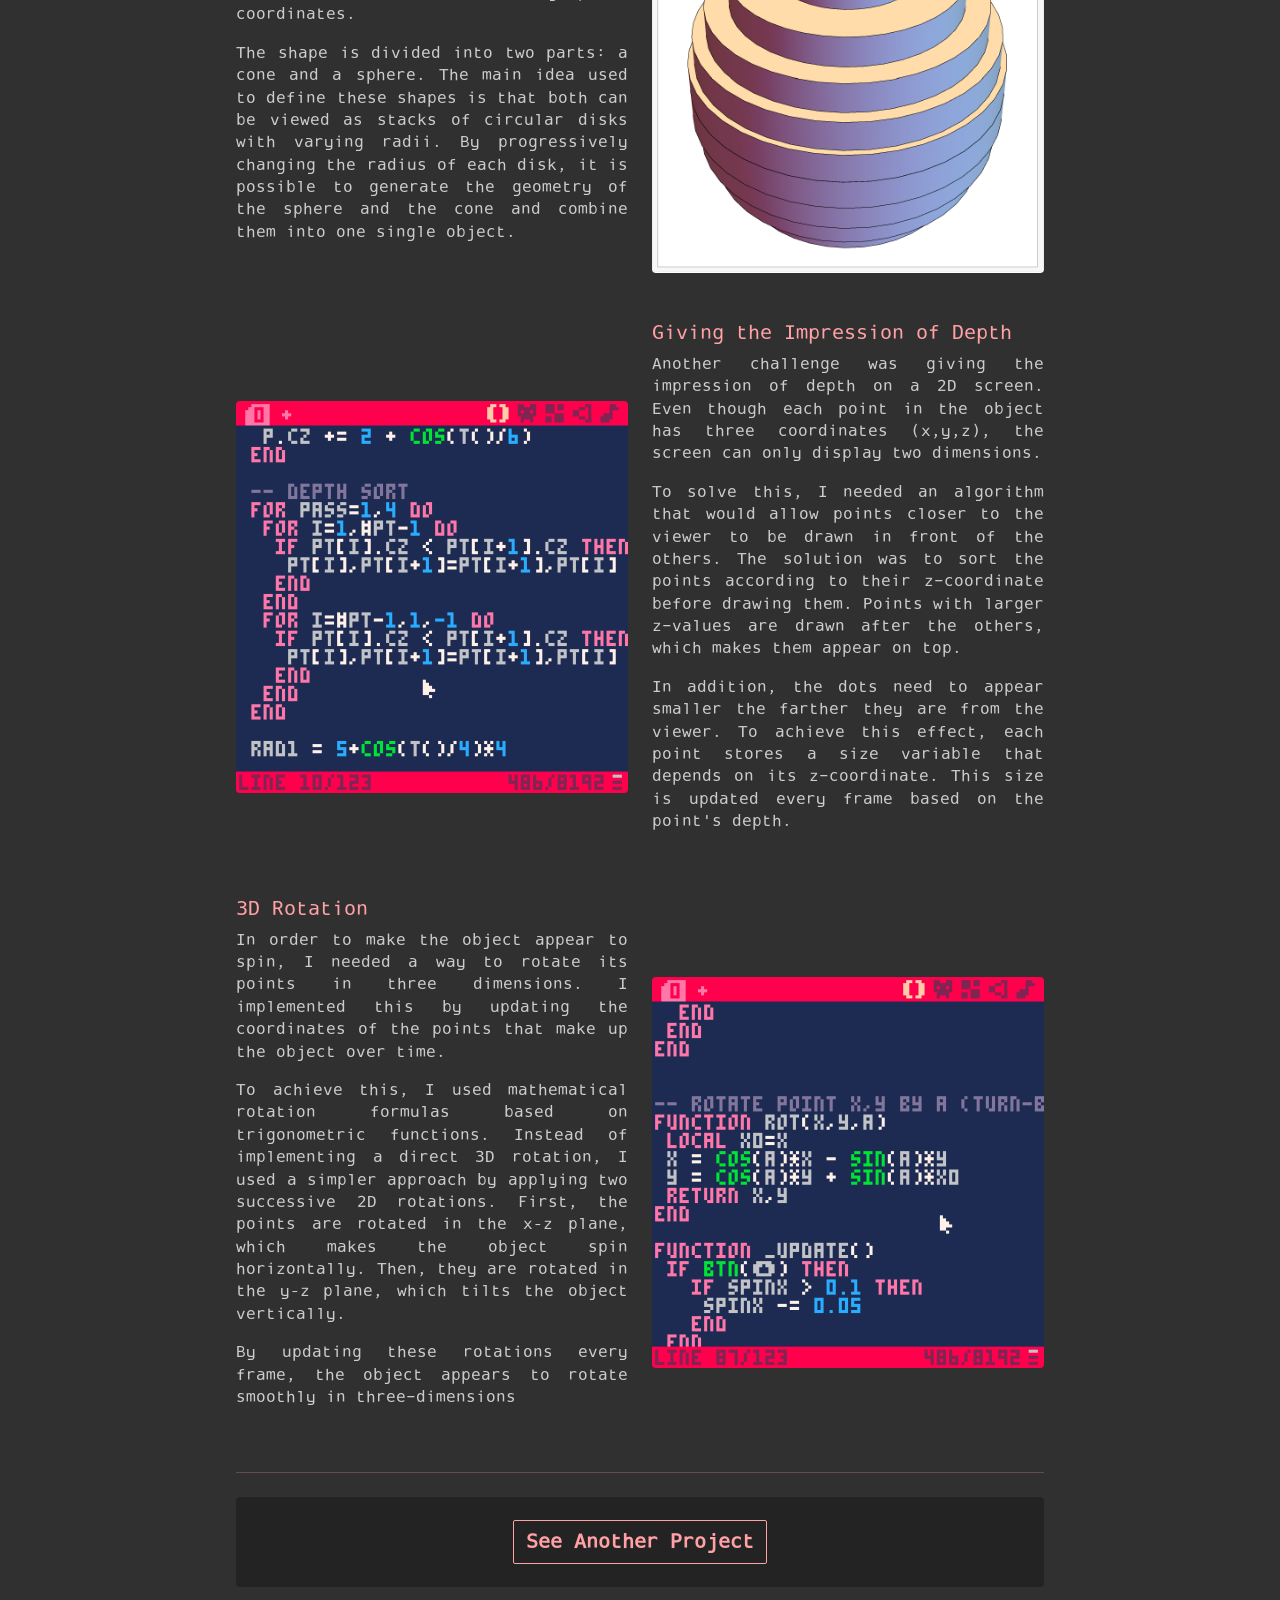
<file: math-and-art.html>
<!DOCTYPE html>
<html lang="en">

<head>
    <meta charset="UTF-8">
    <meta name="viewport" content="width=device-width, initial-scale=1.0">
    <title>Math and Art</title>
    <link href="https://cdn.jsdelivr.net/npm/bootstrap@5.3.8/dist/css/bootstrap.min.css" rel="stylesheet"
        integrity="sha384-sRIl4kxILFvY47J16cr9ZwB07vP4J8+LH7qKQnuqkuIAvNWLzeN8tE5YBujZqJLB" crossorigin="anonymous">
    <link rel="stylesheet" href="css/style.css">
    <link rel="stylesheet" href="css/project.css">
</head>

<body>
    <header>
        <a href="index.html" class="btn btn-outline-light back-home">← Home</a>
    </header>
    <div id="main-content-container" class="container">
        <div id="title" class="text-center">
            <div class="card-container">
                <div class="card">
                    <div class="card-img-container text-center">
                        <img src="assets/thumbnails/math-and-art.png" class="card-img" alt="Project thumbnail">
                    </div>
                    <div class="card-text-container">
                        <h1 class="medium-title two-line">MATH AND ART</h1>
                    </div>
                </div>
            </div>
        </div>

        <hr class="my-4">

        <section id="introduction">
            <h3>Project Description</h3>
            <p>
                Math And Art is a 3D visual experience created in PICO-8 that relies heavily on mathematics. Since
                PICO-8 does not have any built-in native 3D functionality, my goal was to understand how to create 3D
                visuals using only very basic tools. </p>
            <h3>Demonstration</h3>
            <p>You can try the experience directly in the web browser below. Use the <span>directional arrow</span> keys
                to interact with the 3D object. Enjoy!</p>
            <div class="container text-center">
                <iframe title="Math and Art" src="../games/math-and-art.html" class="embed-responsive-item"></iframe>
            </div>
        </section>

        <hr class="my-4">

        <section id="process">
            <h3>Process</h3>
            <p>Having never taken a computer graphics class before, I studied other 3D projects created in the PICO-8
                community to understand how developers create the illusion of three-dimensional objects on a flat
                screen. If you wish to see the complete code, you can check out my <a class="link"
                    href="https://github.com/Ricchan-piup/Math-and-Art.git" target="_blank">GitHub repository</a>.</p>

            Here are the main ideas I focused on to make this experience work.</p>
            <div class="info-group row g-4 mb-5 align-items-center">

                <!-- TEXT -->
                <div class="group-explanations col-12 col-md-6 order-1 order-md-1">
                    <h5 class="mt-5">Defining a 3D Shape</h5>
                    <p>To define the spinning-top-like shape, I used mathematics to procedurally generate the object.
                        The object is really a set of points whose coordinates are defined using polar coordinates.</p>
                    <p> The shape is divided into two parts: a cone and a sphere. The main idea used to define these
                        shapes is that both can be viewed as stacks of circular disks with varying radii. By
                        progressively changing the radius of each disk, it is possible to generate the geometry of the
                        sphere and the cone and combine them into one single object.</p>
                </div>

                <!-- IMAGE -->
                <div class="col-12 col-md-6 order-2 order-md-2">
                    <img class="group-img img-fluid" src="assets/math-and-art/slices.png" alt="slices-method-illustration">
                </div>

            </div>

            <div class="info-group row g-4 my-5 align-items-center">

                <!-- TEXT -->
                <div class="group-explanations col-12 col-md-6 order-1 order-md-2">
                    <h5>Giving the Impression of Depth</h5>
                    <p>
                        Another challenge was giving the impression of depth on a 2D screen. Even though each point in the object has three coordinates (x,y,z), the screen can only display two dimensions.
                    </p>
                    <p> 
                        To solve this, I needed an algorithm that would allow points closer to the viewer to be drawn in front of the others. The solution was to sort the points according to their z-coordinate before drawing them. Points with larger z-values are drawn after the others, which makes them appear on top.
                    </p>
                    <p>
                        In addition, the dots need to appear smaller the farther they are from the viewer. To achieve this effect, each point stores a size variable that depends on its z-coordinate. This size is updated every frame based on the point's depth.
                    </p>
                </div>

                <!-- IMAGE -->
                <div class="col-12 col-md-6 order-2 order-md-1">
                    <img class="group-img img-fluid" src="assets/math-and-art/depth.png" alt="depth-code-screenshot">
                </div>

            </div>

            <div class="info-group row g-4 my-5 align-items-center">

                <!-- TEXT -->
                <div class="group-explanations col-12 col-md-6 order-1 order-md-1">
                    <h5>3D Rotation</h5>
                    <p>In order to make the object appear to spin, I needed a way to rotate its points in three dimensions. I implemented this by updating the coordinates of the points that make up the object over time.</p>
                    <p>To achieve this, I used mathematical rotation formulas based on trigonometric functions. Instead of implementing a direct 3D rotation, I used a simpler approach by applying two successive 2D rotations. First, the points are rotated in the x–z plane, which makes the object spin horizontally. Then, they are rotated in the y–z plane, which tilts the object vertically.</p>
                    <p>By updating these rotations every frame, the object appears to rotate smoothly in three-dimensions</p>
                </div>

                <!-- IMAGE -->
                <div class="col-12 col-md-6 order-2 order-md-2">
                    <img class="group-img img-fluid" src="assets/math-and-art/rotate.png" alt="rotation-code-screenshot">
                </div>

            </div>
        </section>
        <hr class="my-4">
        <div class="d-flex align-items-center justify-content-center bottom-container">
            <a class="btn back-home bottom-button" href="index.html">See Another Project</a>
        </div>
    </div>

</body>

</html>
</file>
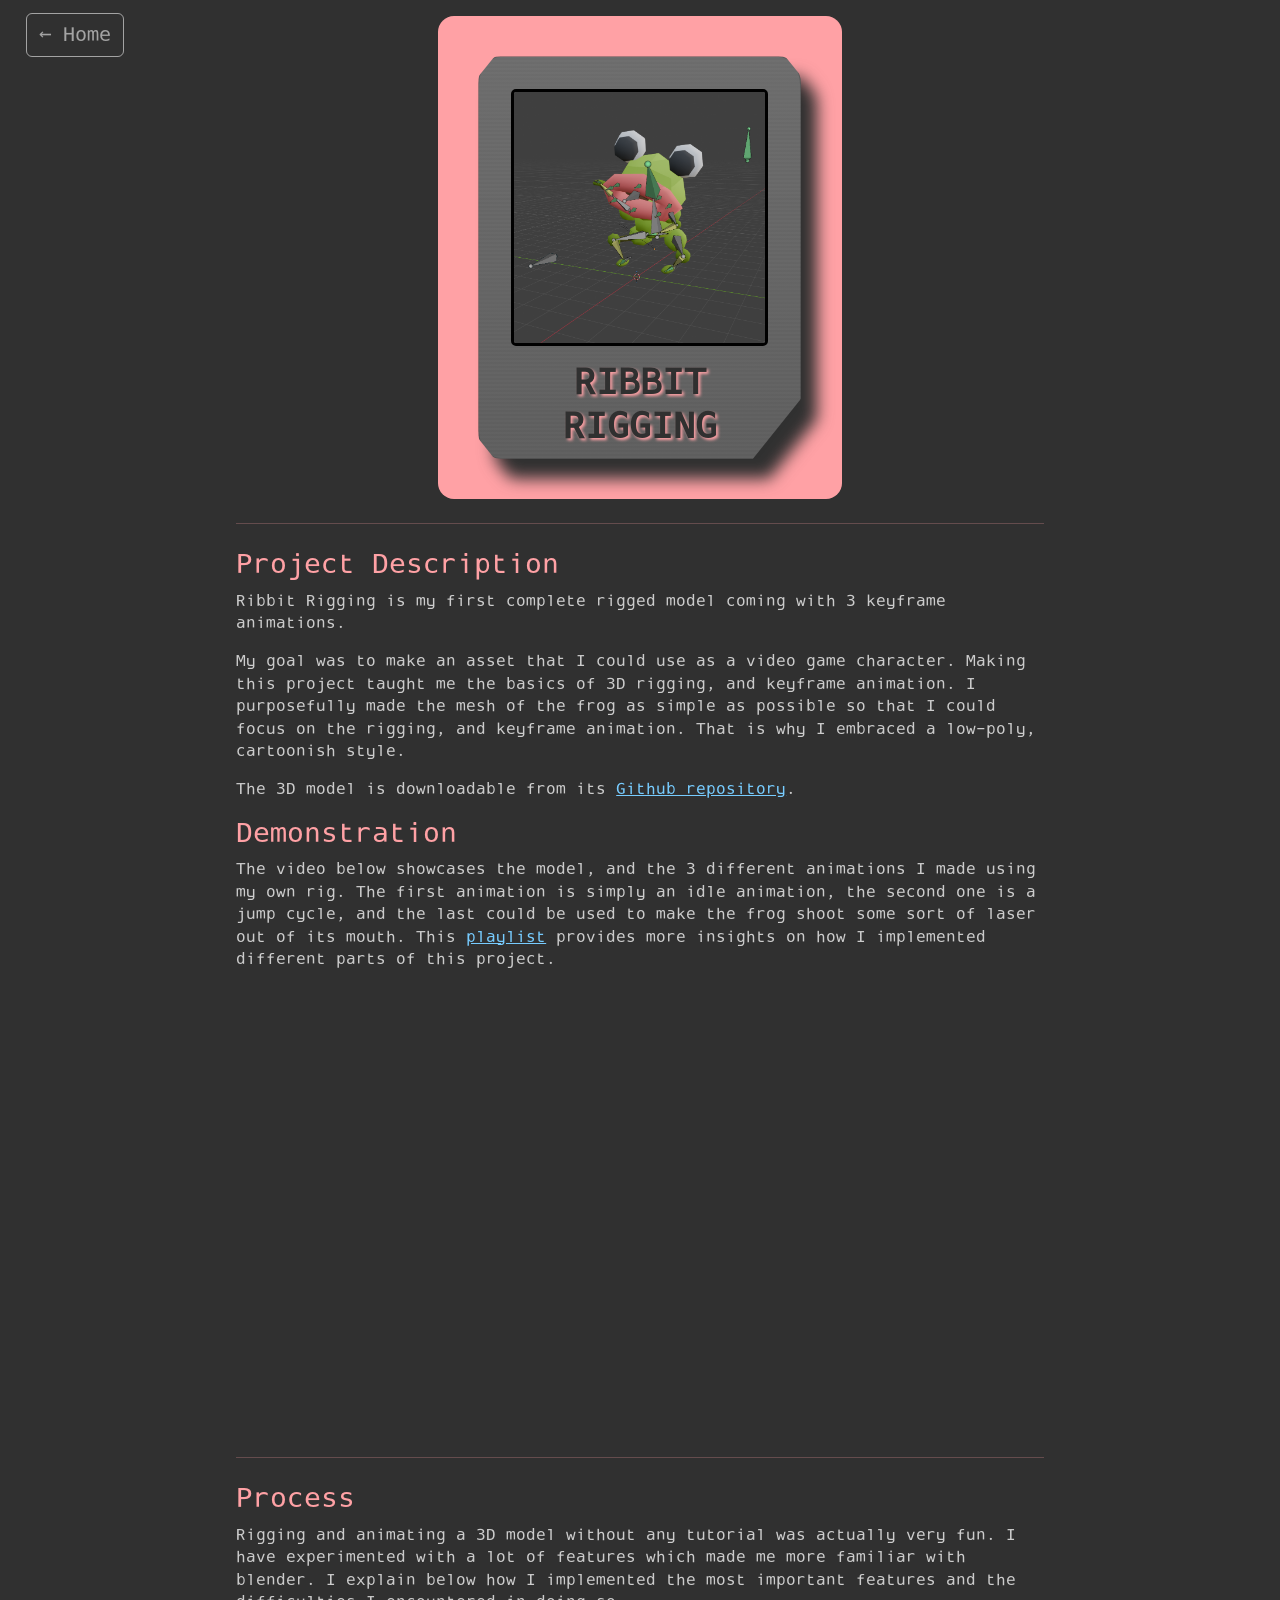
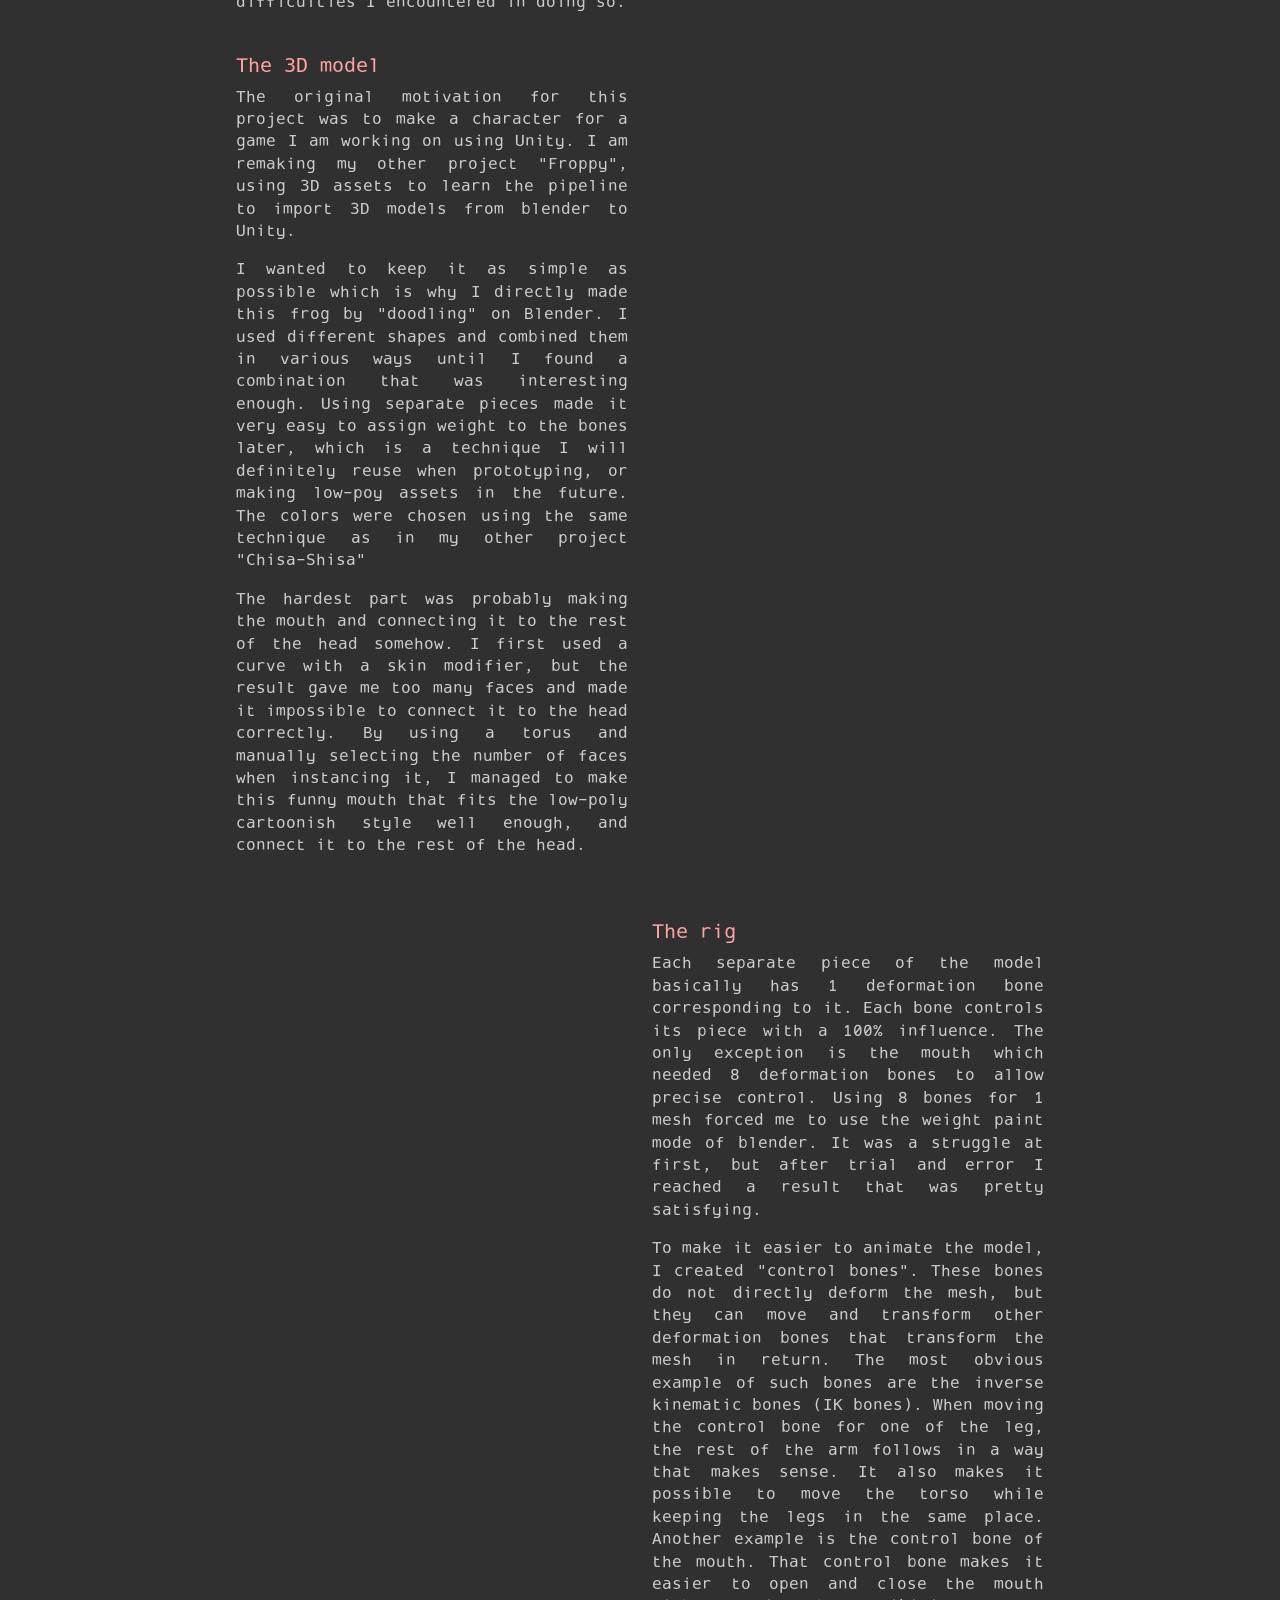
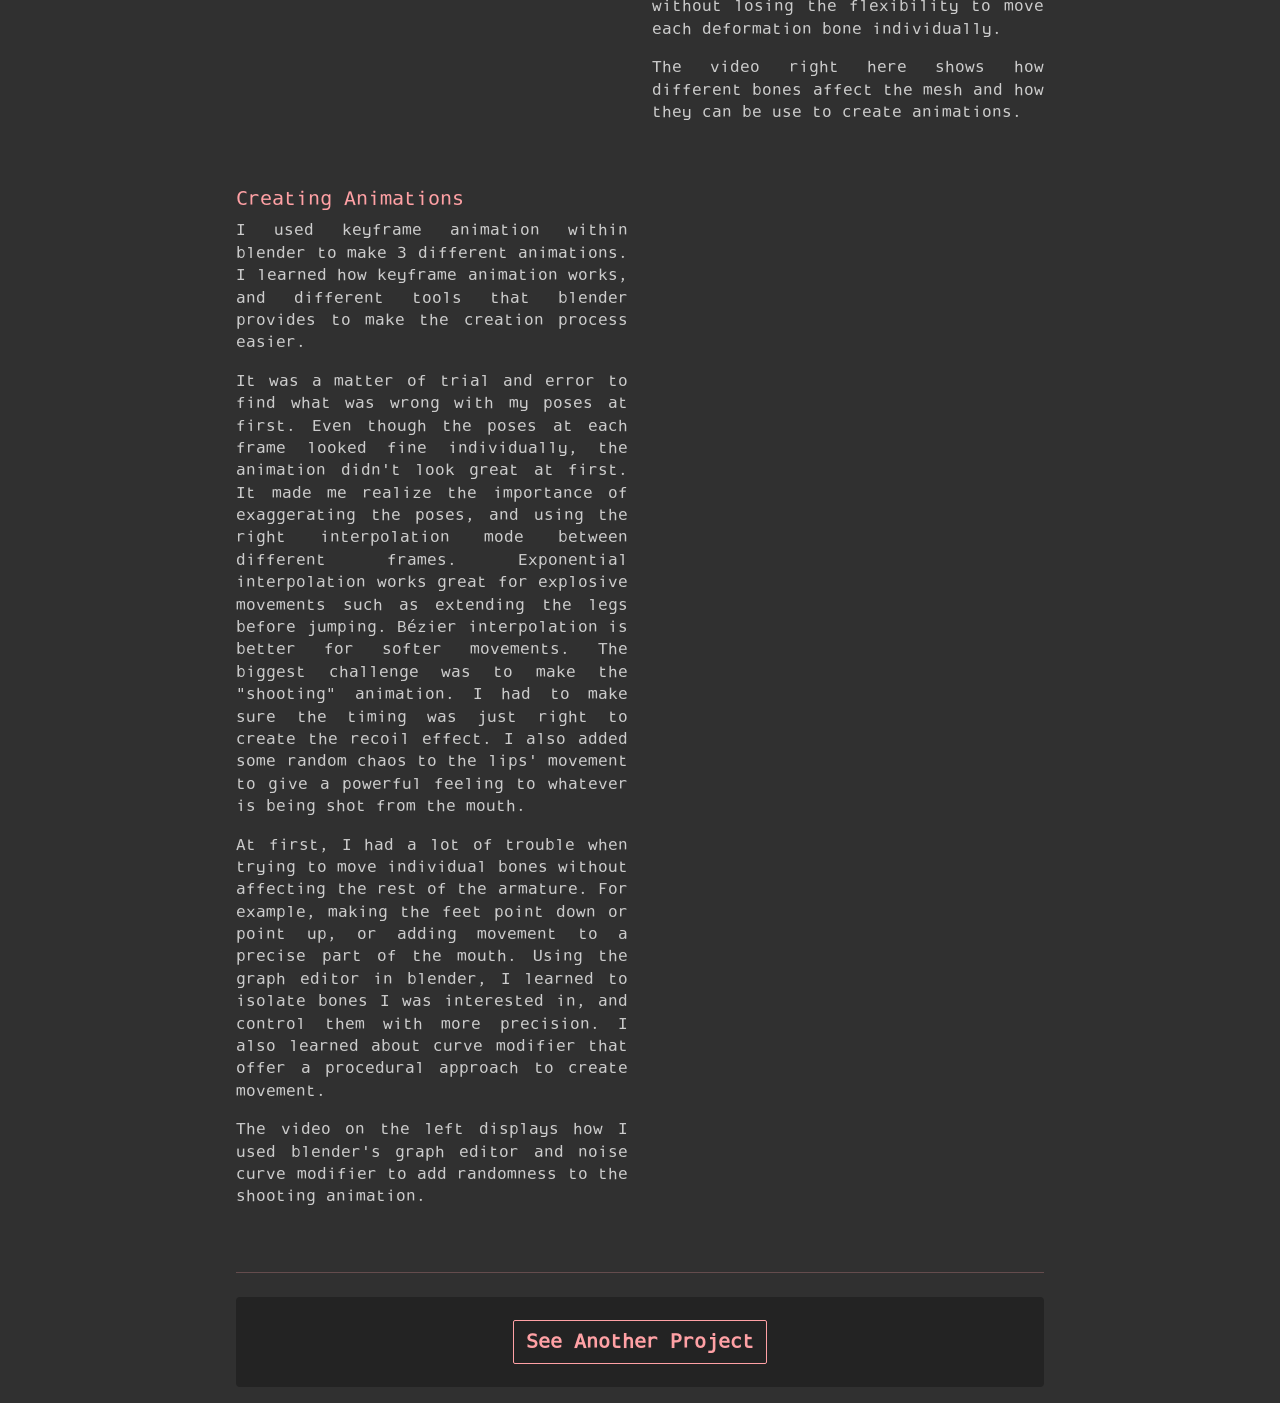
<file: ribbitRigging.html>
<!DOCTYPE html>
<html lang="en">

<head>
    <meta charset="UTF-8">
    <meta name="viewport" content="width=device-width, initial-scale=1.0">
    <title>2D meets 3D</title>
    <link href="https://cdn.jsdelivr.net/npm/bootstrap@5.3.8/dist/css/bootstrap.min.css" rel="stylesheet"
        integrity="sha384-sRIl4kxILFvY47J16cr9ZwB07vP4J8+LH7qKQnuqkuIAvNWLzeN8tE5YBujZqJLB" crossorigin="anonymous">
    <link href="https://cdn.jsdelivr.net/npm/bootstrap@5.3.2/dist/css/bootstrap.min.css" rel="stylesheet">

    <link rel="stylesheet" href="css/style.css">
    <link rel="stylesheet" href="css/project.css">
</head>

<body>
    <header>
        <a href="index.html" class="btn btn-outline-light back-home">← Home</a>
    </header>
    <div id="main-content-container" class="container">
        <div id="title" class="text-center">
            <div class="card-container">
                <div class="card">
                    <div class="card-img-container text-center">
                        <img src="assets/thumbnails/ribbitRigging.png" class="card-img" alt="Project thumbnail">
                    </div>
                    <div class="card-text-container">
                        <h1 class="medium-title one-line">RIBBIT RIGGING</h1>
                    </div>
                </div>
            </div>
        </div>

        <hr class="my-4">

        <section id="introduction">
            <h3>Project Description</h3>
            <p>
                Ribbit Rigging is my first complete rigged model coming with 3 keyframe animations.
            </p>
            <p>My goal was to make an asset that I could use as a video game character. Making this project taught me the
                basics of 3D rigging, and keyframe animation.
                I purposefully made the mesh of the frog as simple as possible so that I could focus on the rigging, and
                keyframe animation. That is why I embraced a low-poly, cartoonish style.
            </p>
            <p>
                The 3D model is downloadable from its <a class="link"
                    href="https://github.com/Ricchan-piup/Ribbit-Rigging">Github repository</a>.
            </p>
        </section>
        <h3>Demonstration</h3>
        <p>
            The video below showcases the model, and the 3 different animations I made using my own rig.
            The first animation is simply an idle animation, the second one is a jump cycle, and the last could be used
            to make the frog shoot some sort of laser out of its mouth.
            This <a class="link" href="https://www.youtube.com/playlist?list=PLBBUT2L9PmPk" target="_blank">playlist</a>
            provides more insights on how I implemented different parts of this project.
        </p>
        <div class="container text-center">
            <iframe class="embed-responsive-video-100"
                src="https://www.youtube.com/embed/NL_joQw4QaM?si=5Xn0Ho7LENwuiAMu" title="YouTube video player"
                frameborder="0"
                allow="accelerometer; autoplay; clipboard-write; encrypted-media; gyroscope; picture-in-picture; web-share"
                referrerpolicy="strict-origin-when-cross-origin" allowfullscreen></iframe>
        </div>
        <hr class="my-4">

        <section id="process">
            <h3>Process</h3>
            <p>
                Rigging and animating a 3D model without any tutorial was actually very fun. I have experimented with a
                lot of features which made me more familiar with blender. I explain below how I implemented the most
                important features and the difficulties I encountered in doing so.
            </p>

            <div class="info-group row g-4 mb-5 align-items-center">

                <!-- TEXT -->
                <div class="group-explanations col-12 col-md-6 order-1 order-md-1">
                    <h5 class="mt-5">The 3D model</h5>
                    <p>
                        The original motivation for this project was to make a character for a game I am working on
                        using Unity. I am remaking my other project "Froppy", using 3D assets to learn the pipeline to
                        import 3D models from blender to Unity.
                    </p>
                    <p>
                        I wanted to keep it as simple as possible which is why I directly made this frog by "doodling"
                        on Blender. I used different shapes and combined them in various ways until I found a
                        combination that was interesting enough. Using separate pieces made it very easy to assign
                        weight to the bones later, which is a technique I will definitely reuse when prototyping, or
                        making low-poy assets in the future. The colors were chosen using the same technique as in my
                        other project "Chisa-Shisa"
                    </p>
                    <p>
                        The hardest part was probably making the mouth and connecting it to the rest of the head
                        somehow. I first used a curve with a skin modifier, but the result gave me too many faces and
                        made it impossible to connect it to the head correctly.
                        By using a torus and manually selecting the number of faces when instancing it, I managed to
                        make this funny mouth that fits the low-poly cartoonish style well enough, and connect it to the rest of the head.
                    </p>
                    <p>
                    </p>
                </div>
                <!-- IMAGE -->
                <div class="col-12 col-md-6 order-2 order-md-2">
                    <iframe class="embed-responsive-video-100"
                        src="https://www.youtube.com/embed/lc5atyyXocs?si=rlJJawX_k63ijvHt" title="YouTube video player"
                        frameborder="0"
                        allow="accelerometer; autoplay; clipboard-write; encrypted-media; gyroscope; picture-in-picture; web-share"
                        referrerpolicy="strict-origin-when-cross-origin" allowfullscreen></iframe>

                </div>

            </div>
            <div class="info-group row g-4 my-5 align-items-center">

                <!-- TEXT -->
                <div class="group-explanations col-12 col-md-6 order-1 order-md-2">
                    <h5>The rig</h5>
                    <p>
                        Each separate piece of the model basically has 1 deformation bone corresponding to it. Each bone
                        controls its piece with a 100% influence.
                        The only exception is the mouth which needed 8 deformation bones to allow precise control. Using
                        8 bones for 1 mesh forced me to use the weight paint mode of blender. It was a struggle at
                        first, but after trial and error I reached a result that was pretty satisfying.
                    </p>
                    <p>
                        To make it easier to animate the model, I created "control bones". These bones do not directly deform the
                        mesh, but they can move and transform other deformation bones that transform the mesh in return.
                        The most obvious example of such bones are the inverse kinematic bones (IK bones). When moving the
                        control bone for one of the leg, the rest of the arm follows in a way that makes sense. It also
                        makes it possible to move the torso while keeping the legs in the same place.
                        Another example is the control bone of the mouth. That control bone makes it easier to open and
                        close the mouth without losing the flexibility to move each deformation bone individually.
                    </p>
                    <p>
                        The video right here shows how different bones affect the mesh and how they can be use to create
                        animations.
                    </p>
                </div>

                <!-- IMAGE -->
                <div class="col-12 col-md-6 order-2 order-md-1">
                    <iframe class="embed-responsive-video-100"
                        src="https://www.youtube.com/embed/CKg9XyEpTHQ?si=BzEPCxYoVOBlp65K" title="YouTube video player"
                        frameborder="0"
                        allow="accelerometer; autoplay; clipboard-write; encrypted-media; gyroscope; picture-in-picture; web-share"
                        referrerpolicy="strict-origin-when-cross-origin" allowfullscreen></iframe>
                </div>

            </div>

            <div class="info-group row g-4 my-5 align-items-center">

                <!-- TEXT -->
                <div class="group-explanations col-12 col-md-6 order-1 order-md-1">
                    <h5>Creating Animations</h5>
                    <p>
                        I used keyframe animation within blender to make 3 different animations. I learned how keyframe
                        animation works, and different tools that blender provides to make the creation process easier.
                    </p>
                    <p>
                        It was a matter of trial and error to find what was wrong with my poses at first. Even though
                        the poses at each frame looked fine individually, the animation didn't look great at first.
                        It made me realize the importance of exaggerating the poses, and using the right interpolation
                        mode between different frames. Exponential interpolation works great for explosive movements
                        such as extending the legs before jumping. Bézier interpolation is better for softer movements.
                        The biggest challenge was to make the "shooting" animation. I had to make sure the timing was
                        just right to create the recoil effect. I also added some random chaos to the lips' movement to
                        give a powerful feeling to whatever is being shot from the mouth.
                    </p>
                    <p>
                        At first, I had a lot of trouble when trying to move individual bones without affecting the
                        rest of the armature. For example, making the feet point down or point up, or adding movement to
                        a precise part of the mouth.
                        Using the graph editor in blender, I learned to isolate bones I was interested in, and control
                        them with more precision. I also learned about curve modifier that offer a procedural
                        approach to create movement.
                    </p>
                    <p>
                        The video on the left displays how I used blender's graph editor and noise curve modifier to add
                        randomness to the shooting animation.
                    </p>
                </div>

                <!-- IMAGE -->
                <div class="col-12 col-md-6 order-2 order-md-2">
                    <iframe class="embed-responsive-video-100"
                        src="https://www.youtube.com/embed/mrpkaDtCld8?si=KGov09brN6ivwWvq" title="YouTube video player"
                        frameborder="0"
                        allow="accelerometer; autoplay; clipboard-write; encrypted-media; gyroscope; picture-in-picture; web-share"
                        referrerpolicy="strict-origin-when-cross-origin" allowfullscreen></iframe>
                </div>

            </div>
        </section>
        <hr class="my-4">
        <div class="d-flex align-items-center justify-content-center bottom-container">
            <a class="btn back-home bottom-button" href="index.html">See Another Project</a>
        </div>
    </div>

    <script src="https://cdn.jsdelivr.net/npm/bootstrap@5.3.2/dist/js/bootstrap.bundle.min.js"></script>
</body>

</html>
</file>
<file: css/style.css>
@font-face {
  font-family: "ProggyVec";
  src: url("../font/ProggyVector-Regular.woff") format("woff");
  font-weight: 400;
  font-style: normal;
  font-display: swap;
}

:root {
    --color-text-primary: #ccc;
    --color-background-primary: #303030;
    --color-background-secondary: #666666;
    --color-highlight: #FFA1A5;
    --color-highlight-var: ##FF636B;
    --color-hihlight-yellow: #fc3;
    --color-highlight-blue: #7cf
}

body {
    margin: 16px;
}

.link {
    color: var(--color-highlight-blue);
}

#main-content-container {
    margin: clamp(16px, 1vw, 20px) auto;
    max-width: 100%;
}

h1, h2, h3, h4, h5, h6 {
  font-weight: 400;
  color: var(--color-highlight);
}

body {
    font-size: 1rem;
    font-family: "ProggyVec";
    line-height: 1.4;
    color: var(--color-text-primary);
    background-color: var(--color-background-primary);
    margin: 10px;
    padding: 0px;
}

#title {
    background-color: var(--color-highlight);
    border-radius: 16px;
    color: var(--color-background-primary);
}

#title h1 {
    color: var(--color-background-primary);
}

hr {
    color: var(--color-highlight);
}

#collection {
    max-width: 85%;
    margin-inline: auto;
}


/* GAME CARD BEGINNING */
.card-container {
    transition: transform 0.3s ease-in-out;
    container-type: inline-size;
}

.card-container:hover {
    filter: drop-shadow(0 0px 5px var(--color-highlight));
    transform: scale(1.05);
}

.card {
    background:
        linear-gradient(rgba(255, 255, 255, 0.04),
            rgba(0, 0, 0, 0.08)),
        repeating-linear-gradient(0deg,
            rgba(255, 255, 255, 0.02) 0px,
            rgba(255, 255, 255, 0.02) 2px,
            transparent 2px,
            transparent 4px),
        var(--color-background-secondary);
    aspect-ratio: 1/ 1.2;
    clip-path: polygon(5% 0, 95% 0, 100% 5%, 100% 85%, 85% 100%, 5% 100%, 0 95%, 0 5%);
    border-radius: 7%;
}

.card-img {
    width: 80%;
    aspect-ratio: 1 / 1;
    margin-top: 10%;
    display: block;
    margin-inline: auto;
    object-fit: cover;
    border-style: solid;
    border-width: 5%;
    border-color: black;
}

.card-text-container {
    width: 80%;
    margin-top: 1cqi;
    margin-left: 10%;
    padding: 0;
}

.card-text-container h3{
    font-size: 8cqi;
    font-weight: 900;
    padding-bottom: 0;
    margin-top: 2cqi;
    margin-bottom: 1cqi;
}

.card-text-container p {
    font-size: 5cqi;
    line-height: normal;
}
/* GAME CARD END */

@media (min-width: 768px) {

    #main-content-container {
        max-width: none;
        min-width: 745px; /* allows for smooth transition 691.2 = 768 * 0.9, (because main-container is 90% until md breakpoint)
        for some reason, there is still a jump with value so i took off 32 now and it's good enough probably a problem with the margins*/
        width: 66%;
    }

  #collection {
    max-width: 95%;
  }
}
</file>
<file: css/project.css>
:root {
    --color-text-primary: #ccc;
    --color-text-secondary: #ccccccbd;
    --color-background-primary: #303030;
    --color-background-secondary: #666666;
    --color-highlight: #FFA1A5;
    --color-highlight-var: #FFA1A5;
    --color-hihlight-yellow: #fc3;
    --color-highlight-blue: #7cf
}

span {
    color: var(--color-hihlight-yellow);
    font-weight: 700;
}

#title {
    width: 468px;
    width: 50%;
    margin-inline: auto;
    container-type: inline-size;
}

h1 {
    font-weight: 900;
    filter: drop-shadow(2px 2px 0.1rem var(--color-highlight));
}

.short-title {
    font-size: 12cqi !important;
}

.medium-title {
    font-size: 9cqi !important;
}

.long-title {
    font-size: 8cqi !important;
}

.one-line {
    margin-top: 3cqi;
}

.card-container {
    /* all: unset; */
    container-type: inline-size;
    padding-top: 10cqi;
    padding-bottom: 10cqi;
    filter: drop-shadow(4cqi 5cqi 2cqi var(--color-background-primary))!important; 
}

.card-container:hover {
    transform: none;
}

.card {
    width: 80%;
    margin-inline: auto;
    margin-bottom: 0;
}


.embed-responsive-item {
    aspect-ratio: 1.5/1;
    width: 80%;
    height: 100%;
    border: none;
}

.embed-responsive-video-100 {
    aspect-ratio: 16/9;
    width: 100%;
    height: 100%;
    border-radius: 4px;
    -webkit-border-radius: 8px;
    -moz-border-radius: 8px;
    -ms-border-radius: 8px;
    -o-border-radius: 8px;
}
.embed-responsive-video-80 {
    aspect-ratio: 16/9;
    width: 80%;
    height: 100%;
    border-radius: 4px;
    -webkit-border-radius: 4px;
    -moz-border-radius: 4px;
    -ms-border-radius: 4px;
    -o-border-radius: 4px;
}

.group-img {
    display: block;
    width: 100%;
    object-fit: fill;
    border-radius: 4px;
    -webkit-border-radius: 4px;
    -moz-border-radius: 4px;
    -ms-border-radius: 4px;
    -o-border-radius: 4px;
}


.back-home {
    font-size: clamp(7pt, 2vw, 15pt);
    position: fixed;
    top: 1vw;
    left: 2vw;
    color: var(--color-text-secondary);
    border-color: var(--color-text-secondary);
    z-index: 1000;
    margin: 0;
}

.back-home:hover {
    background-color: var(--color-highlight);
    border-color: var(--color-highlight);
}

.back-home:active {
    background-color: var(--color-highlight)!important;
    border-color: var(--color-highlight) !important;
    color:var(--color-background-primary) !important
}

.bottom-container {
    border-radius: 4px;
    container-type: inline-size;    
    height: 10vh;
    max-width: 100%;
    background-color: rgb(35, 35, 35);}

.bottom-button {
    border-radius: 2px;
    font-weight: 700;
    color: var(--color-highlight);
    border-color: var(--color-highlight);
    font-size: 15pt;
    position: static;
    left: 0;
    top: 0;
}

.bottom-button:hover {
    background-color: var(--color-highlight-var);
    border-color: var(--color-highlight-var);
    color: var(--color-background-primary);

}

.img-fluid {
    height: 50%;
}

.carousel-item img {
    cursor: pointer;
} 

.carousel-item img {
    width: 100%;
    aspect-ratio: 16/9;
    object-fit: cover;
}

.carousel-shisa {
    aspect-ratio: 1/1 !important;
}

.carousel-caption {
    background-color: #303030A0;
    padding: 0px;
    border-radius: 4px;
}

.carousel-caption p {
    font-size: 11pt;
    margin-top: 11pt;
    color: var(--color-highlight);
    font-weight: 700;
}

.click-to-enlarge {
    font-size: 11pt;
    color: var(--color-text-secondary);
    margin-top: 5pt;
}

@media (min-width: 768px) {
    .group-explanations {
        margin-top: 0;
    }

        .group-explanations p {
            text-align: justify;
        }



}
</file>
